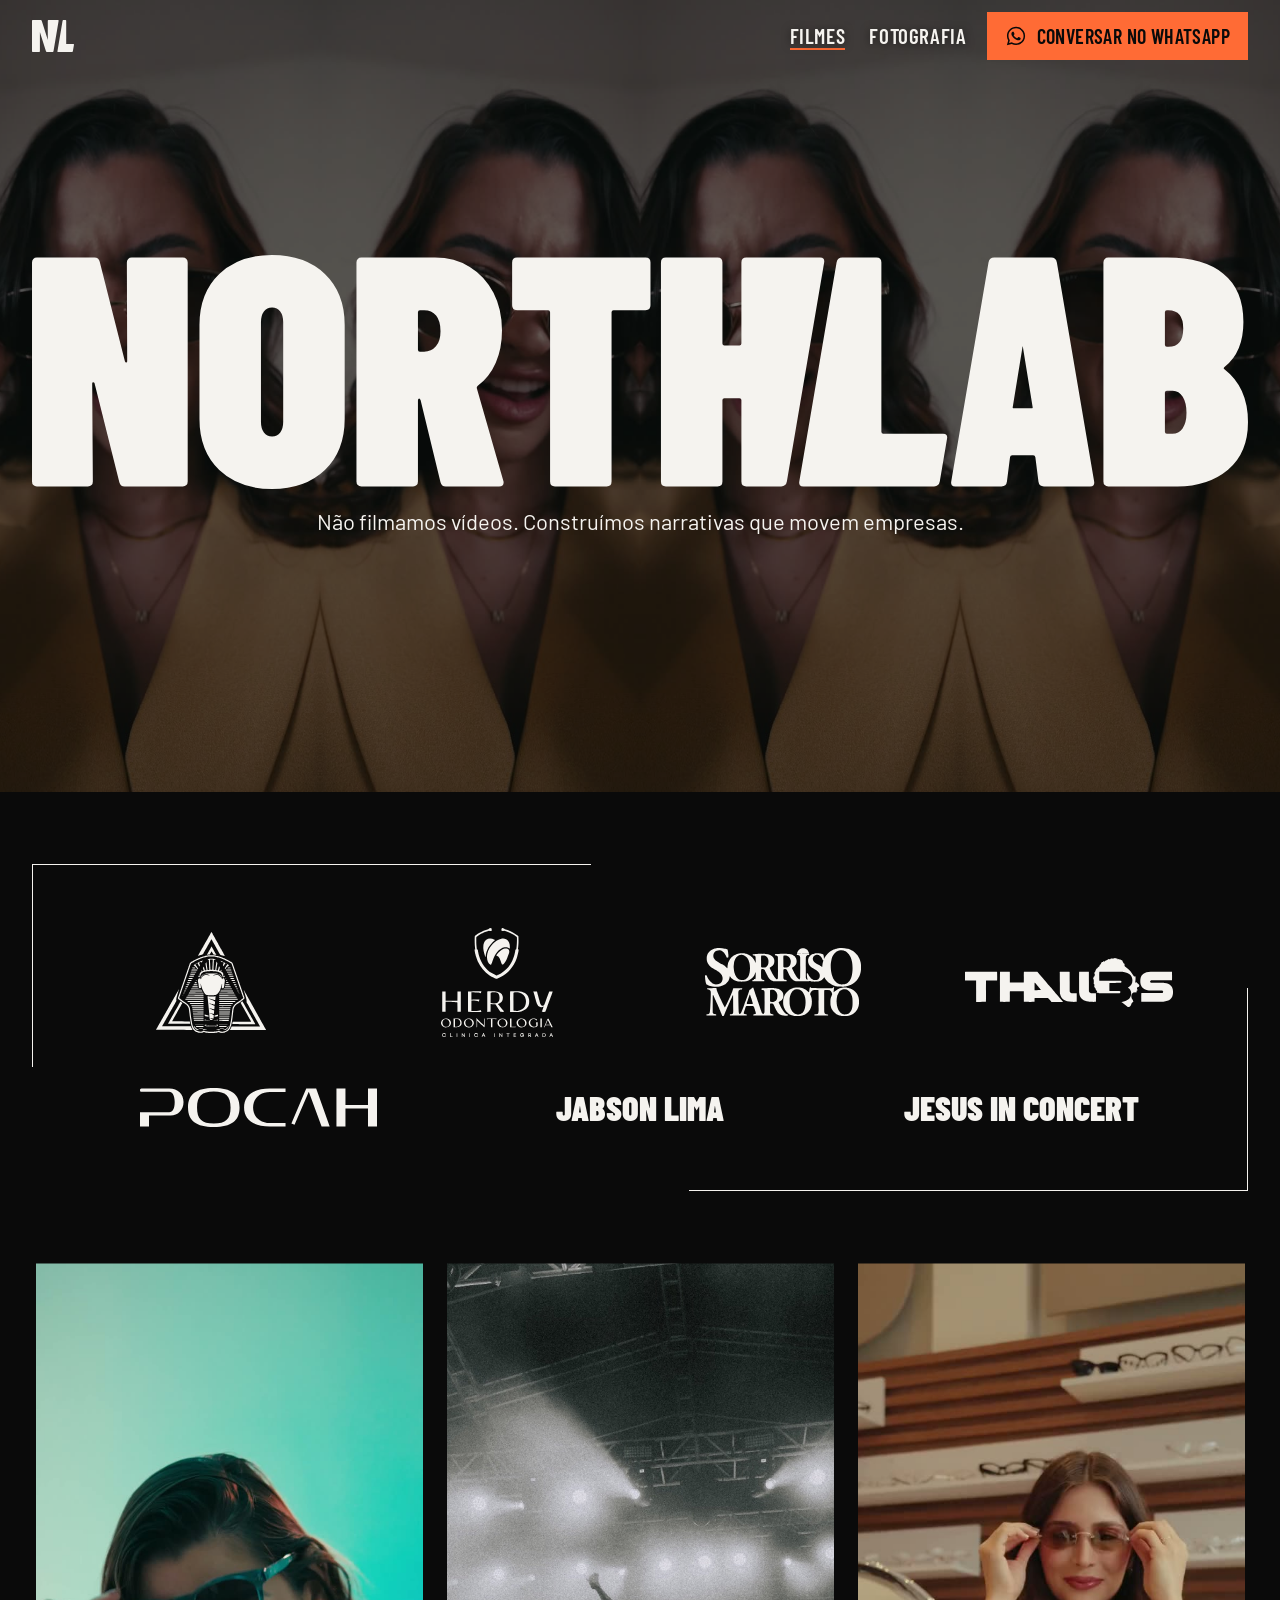
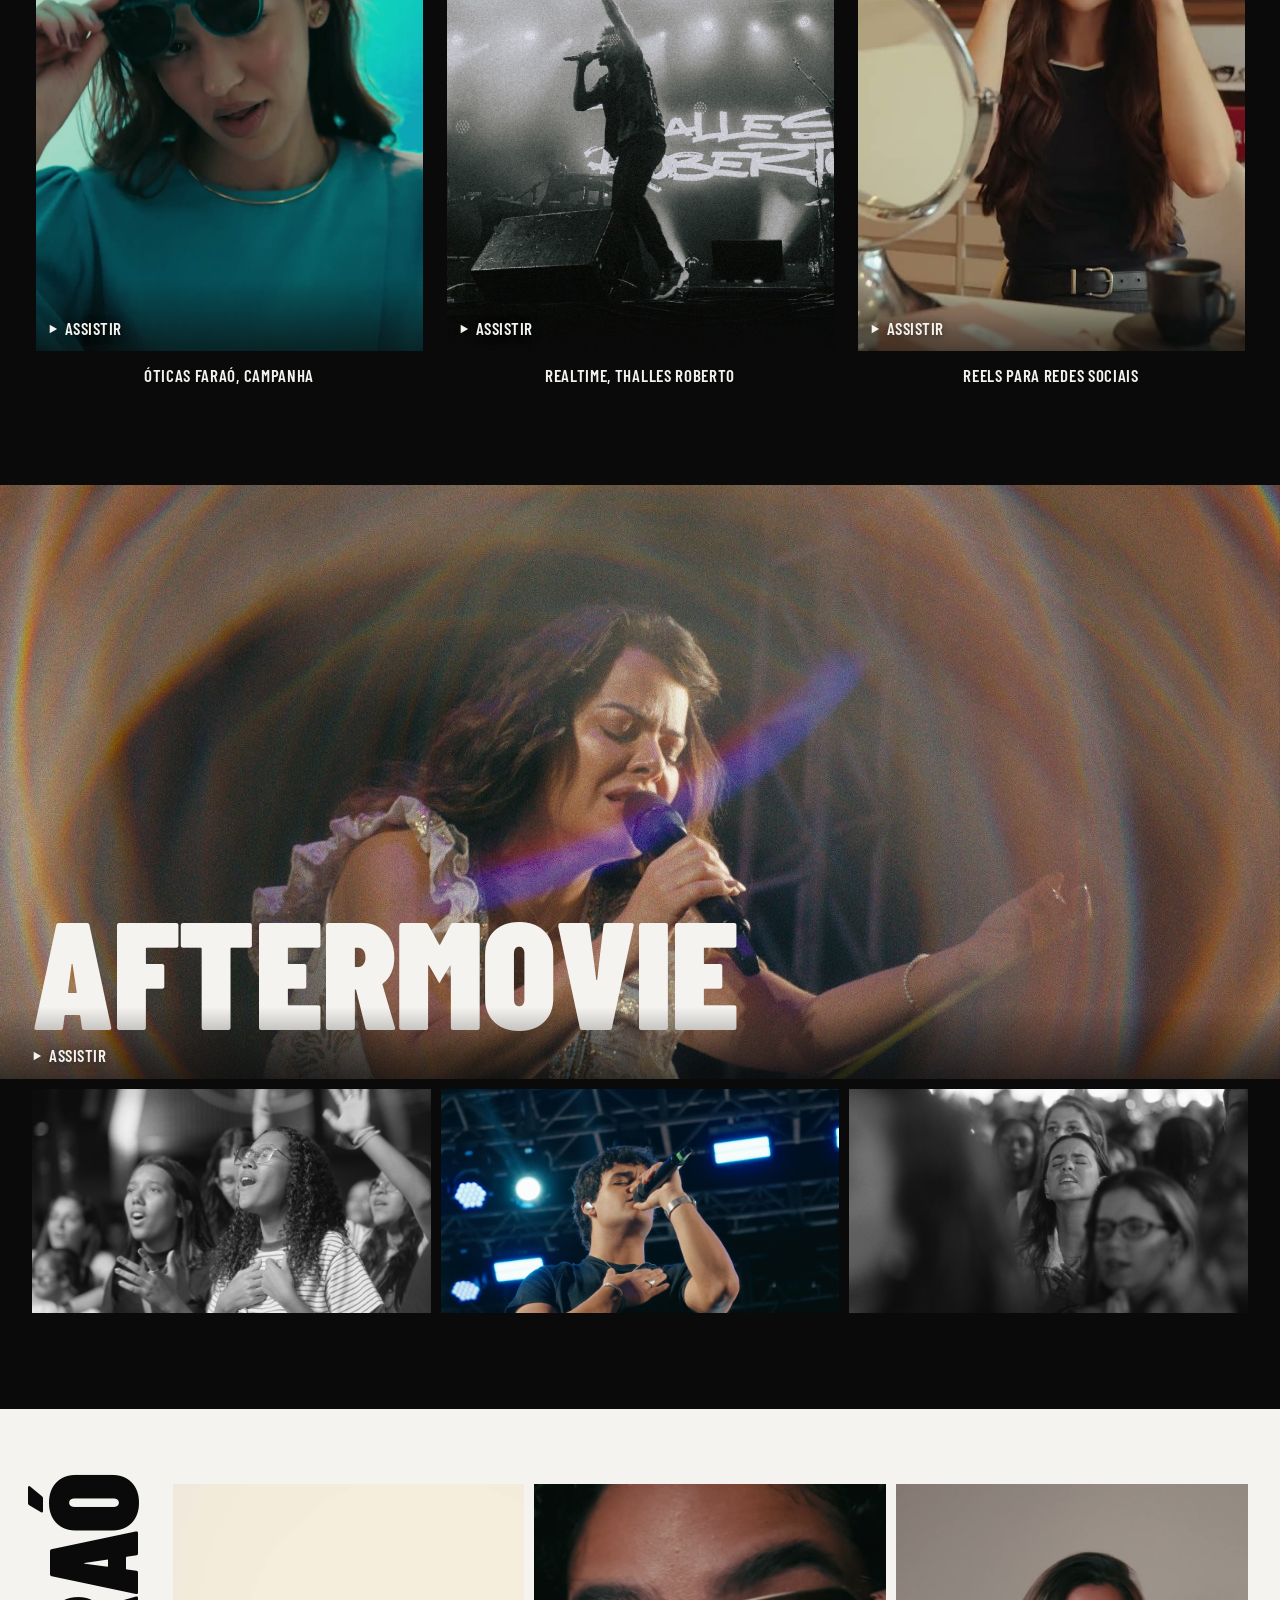
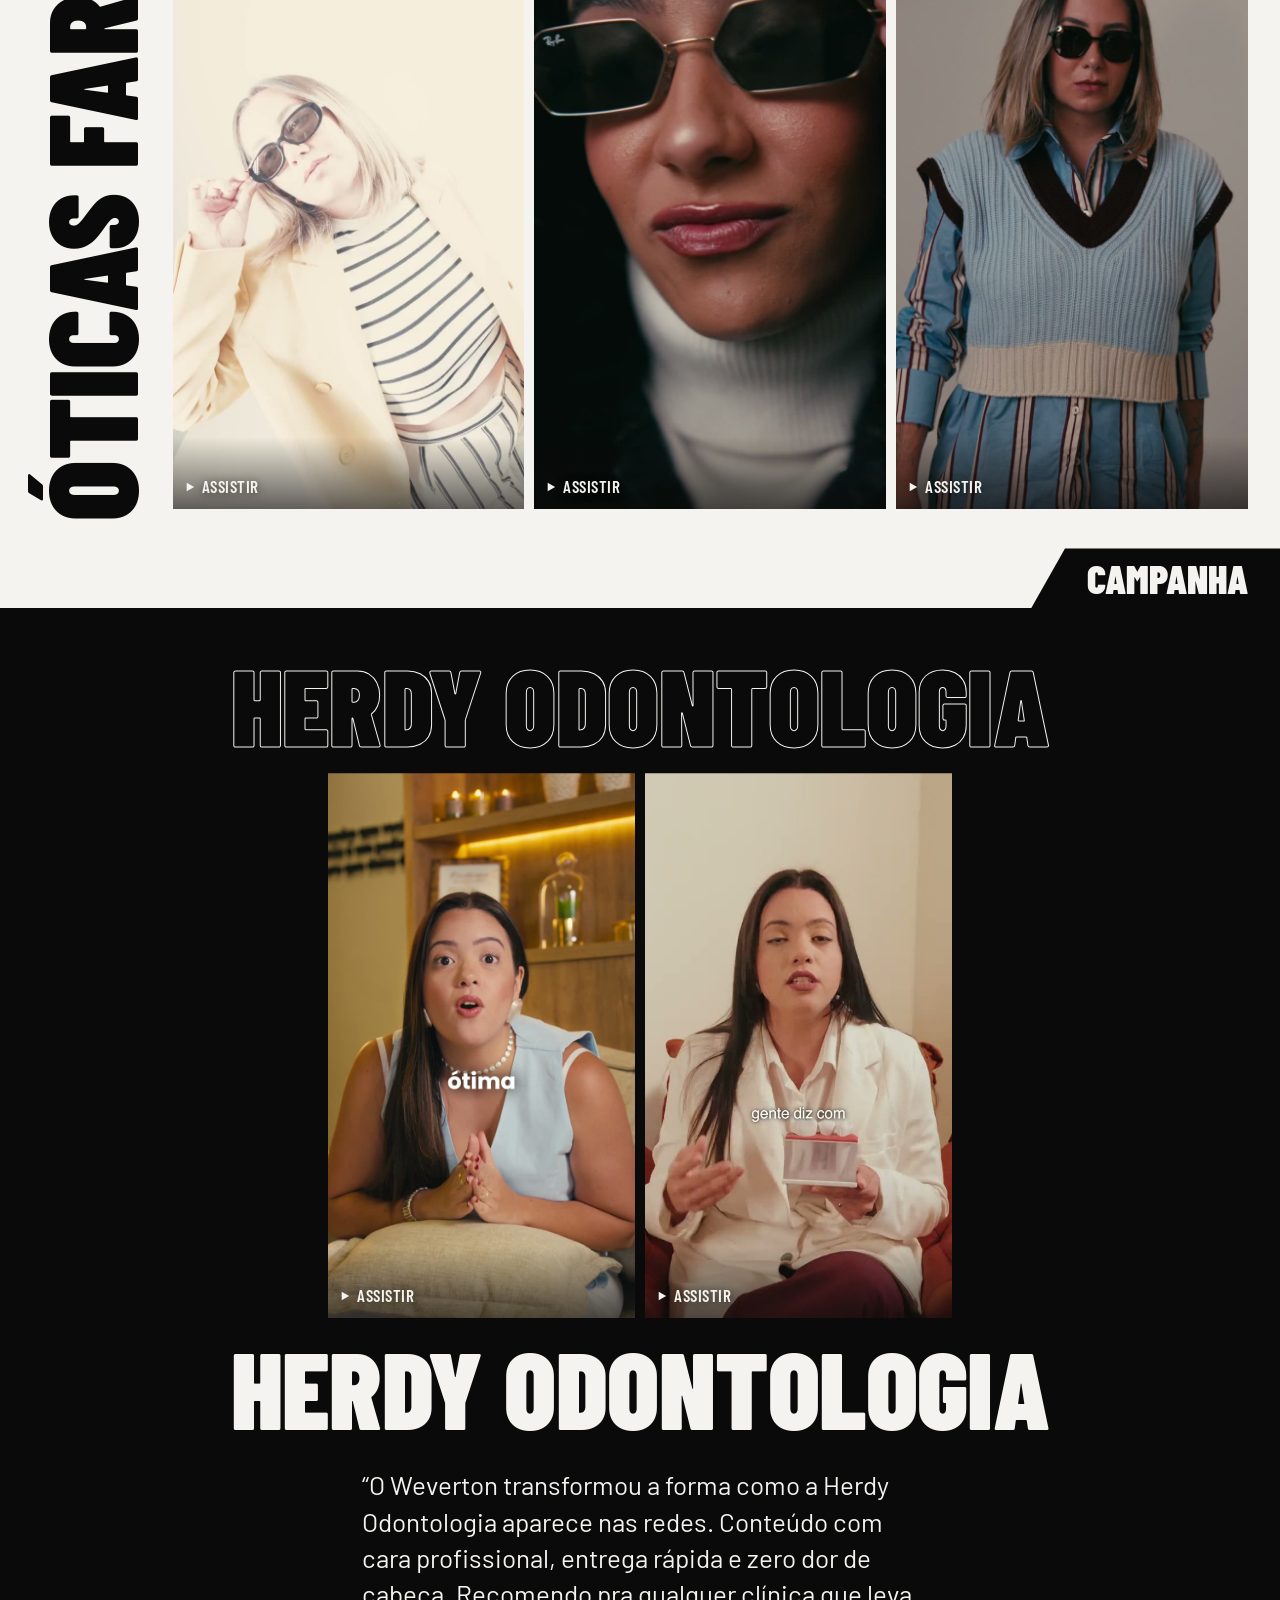
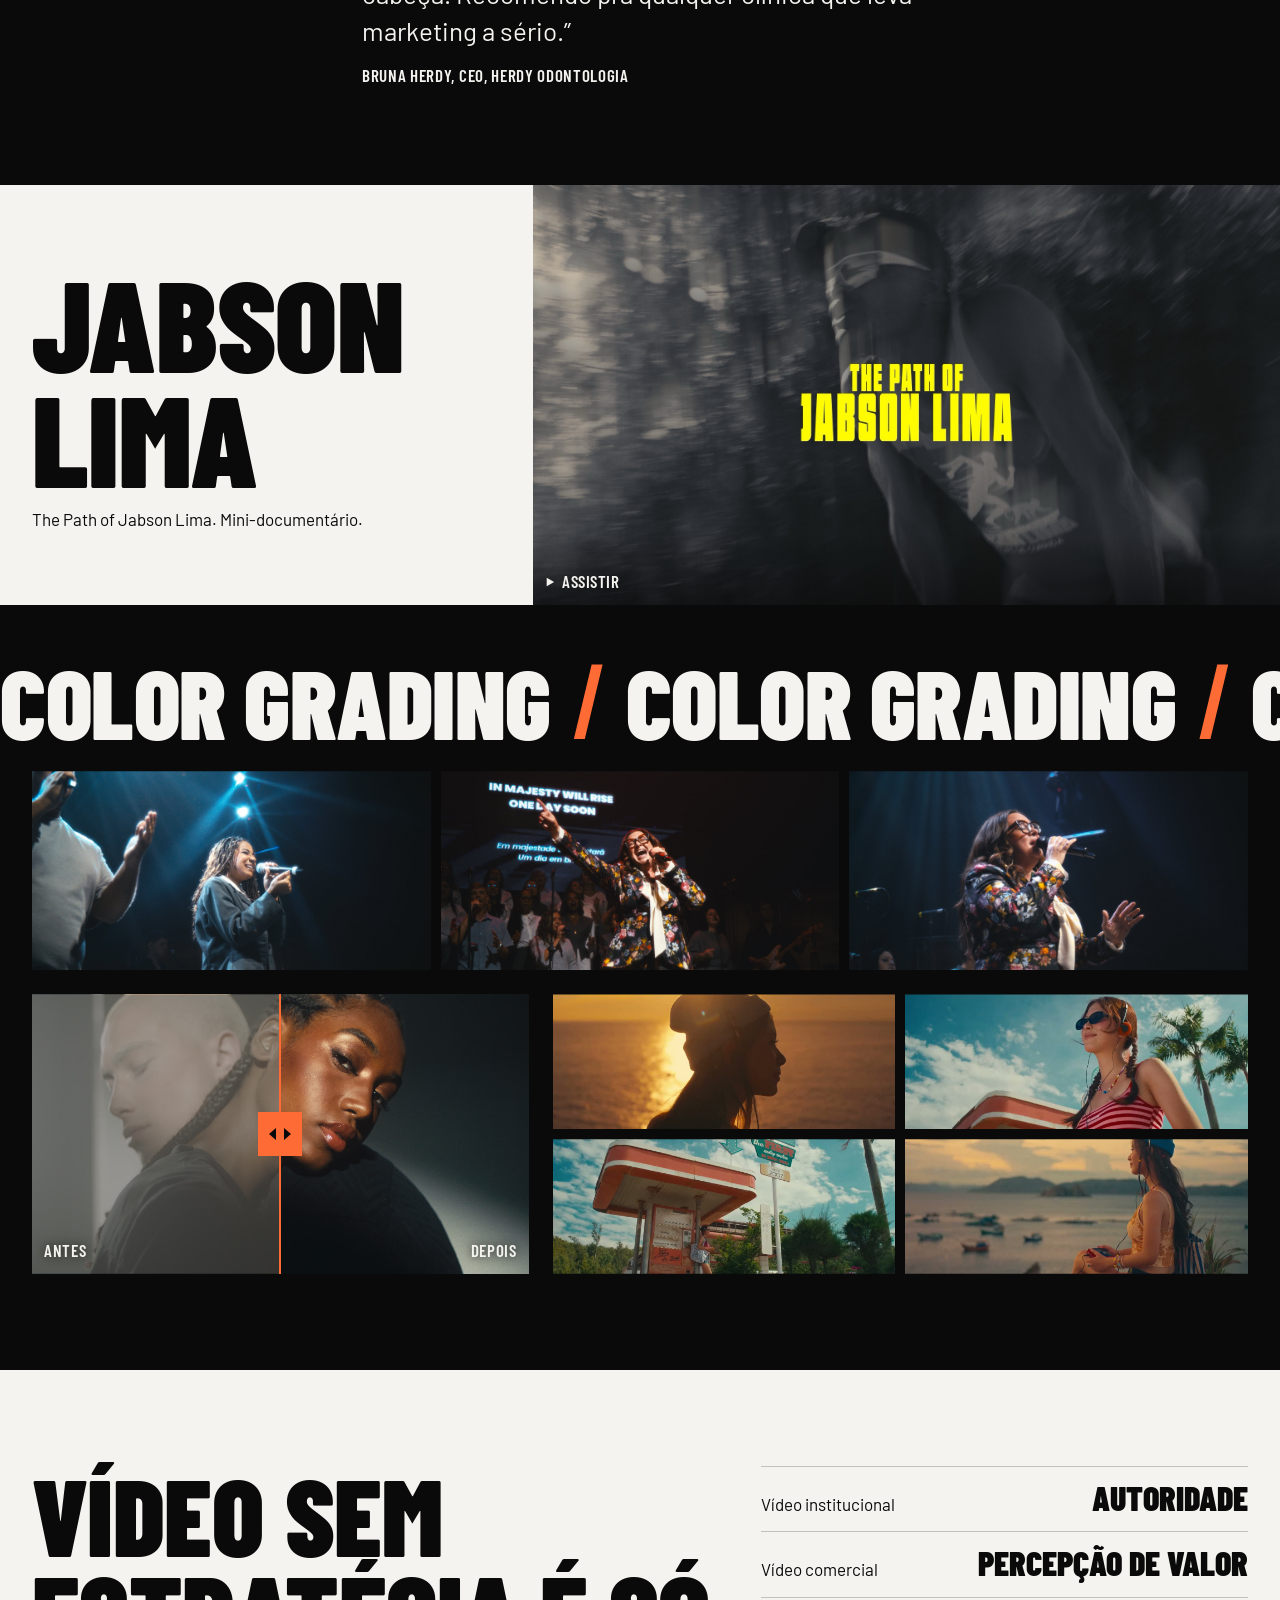
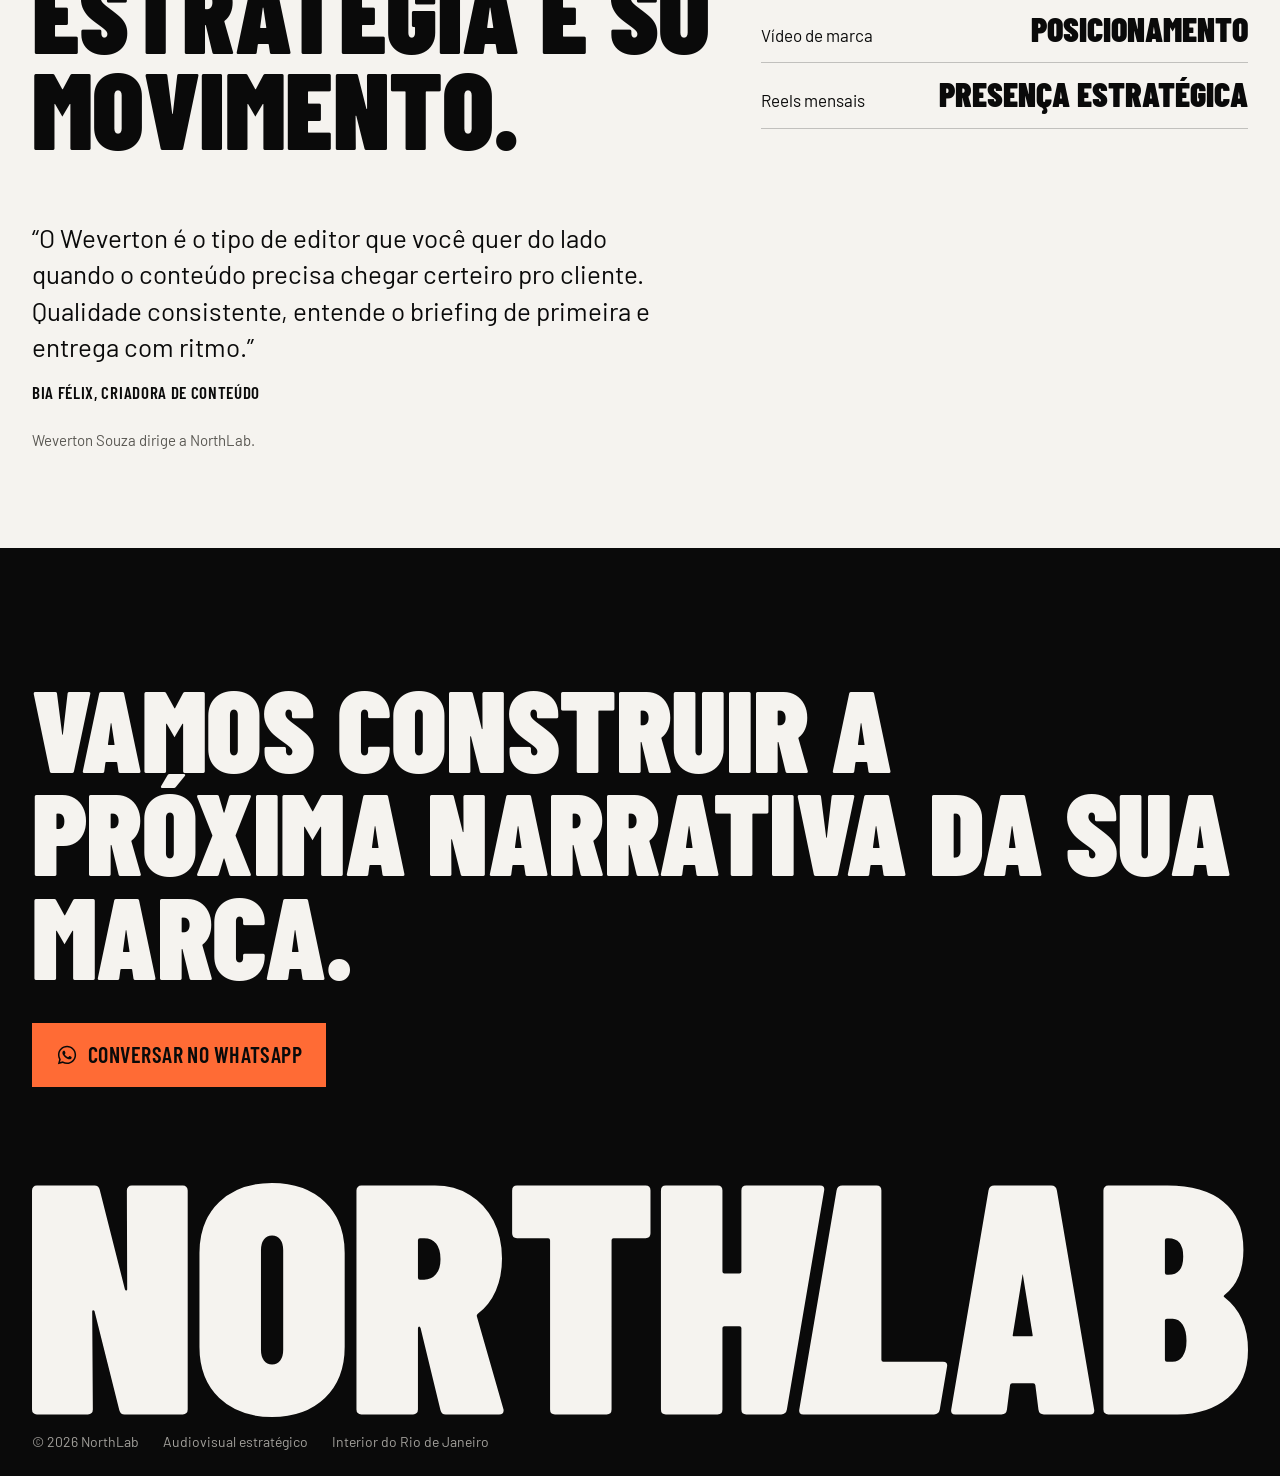
<file: index.html>
<!doctype html>
<html lang="pt-BR">
<head>
  <meta charset="utf-8">
  <meta name="viewport" content="width=device-width, initial-scale=1, viewport-fit=cover">
  <title>NorthLab | Produtora de audiovisual estratégico</title>
  <meta name="description" content="A NorthLab constrói narrativas audiovisuais que fortalecem a percepção, a autoridade e o posicionamento de marcas e empresas. Interior do Rio de Janeiro.">
  <meta name="theme-color" content="#0A0A0A">
  <meta property="og:type" content="website">
  <meta property="og:locale" content="pt_BR">
  <meta property="og:site_name" content="NorthLab">
  <meta property="og:title" content="NorthLab | A percepção define o valor">
  <meta property="og:description" content="Não filmamos vídeos. Construímos narrativas que movem empresas.">
  <meta property="og:image" content="https://wevertonn473.github.io/northlab/assets/og.jpg">
  <meta property="og:url" content="https://wevertonn473.github.io/northlab/">
  <meta name="twitter:card" content="summary_large_image">
  <link rel="icon" href="assets/logo/nl-simbolo-laranja.svg" type="image/svg+xml">
  <link rel="icon" href="assets/favicon-32.png" type="image/png" sizes="32x32">
  <link rel="apple-touch-icon" href="assets/apple-touch-icon.png">
  <link rel="preconnect" href="https://fonts.googleapis.com">
  <link rel="preconnect" href="https://fonts.gstatic.com" crossorigin>
  <link rel="stylesheet" href="https://fonts.googleapis.com/css2?family=Barlow+Condensed:wght@600;900&family=Barlow:wght@400;500&display=swap">
  <link rel="stylesheet" href="css/v2.css?v=20261112f">
  <script>document.documentElement.classList.add('js');</script>
  <script src="js/v2.js?v=20261112f" defer></script>
</head>
<body>
  <svg width="0" height="0" class="defs" aria-hidden="true" focusable="false">
    <symbol id="i-wa" viewBox="0 0 24 24"><path fill="currentColor" d="M12.04 2C6.58 2 2.13 6.45 2.13 11.91c0 1.75.46 3.45 1.32 4.95L2.05 22l5.25-1.38a9.9 9.9 0 0 0 4.74 1.21c5.46 0 9.91-4.45 9.91-9.91S17.5 2 12.04 2Zm0 18.15a8.2 8.2 0 0 1-4.19-1.15l-.3-.18-3.12.82.83-3.04-.2-.31a8.2 8.2 0 0 1-1.26-4.38c0-4.54 3.7-8.24 8.25-8.24 4.54 0 8.24 3.7 8.24 8.24s-3.7 8.24-8.25 8.24Zm4.52-6.16c-.25-.13-1.47-.73-1.7-.81-.23-.08-.39-.13-.56.12-.17.25-.64.81-.78.97-.14.17-.29.19-.54.06-.25-.12-1.05-.39-2-1.23-.74-.66-1.24-1.47-1.38-1.72-.15-.25-.02-.38.11-.51.11-.11.25-.29.37-.43.13-.15.17-.25.25-.42.08-.17.04-.31-.02-.43-.06-.13-.56-1.34-.76-1.84-.2-.48-.41-.42-.56-.42h-.48c-.17 0-.43.06-.66.31-.23.25-.87.85-.87 2.07s.89 2.4 1.01 2.57c.13.17 1.75 2.67 4.24 3.74.59.26 1.05.41 1.41.52.59.19 1.13.16 1.56.1.48-.07 1.47-.6 1.67-1.18.21-.58.21-1.07.15-1.18-.06-.1-.23-.16-.48-.29Z"/></symbol>
    <symbol id="i-play" viewBox="0 0 12 12"><path fill="currentColor" d="M2 1l9 5-9 5z"/></symbol>
    <symbol id="i-x" viewBox="0 0 24 24"><path fill="none" stroke="currentColor" stroke-width="2" d="M5 5l14 14M19 5L5 19"/></symbol>
  </svg>
  <a class="pular" href="#trabalhos">Pular para os trabalhos</a>

  <header class="topo" id="topo">
    <a class="topo-marca" href="#abertura" aria-label="NorthLab, voltar ao início"><img src="assets/logo/nl-simbolo-offwhite.svg" alt="" width="45" height="34"></a>
    <nav class="abas" aria-label="Seções do site"><a href="index.html" aria-current="page">Filmes</a><a href="fotografia.html">Fotografia</a></nav>
    <a class="whats" data-wa href="https://wa.me/5522999724863?text=Ol%C3%A1%2C%20NorthLab.%20Vi%20o%20site%20e%20quero%20conversar%20sobre%20a%20narrativa%20da%20minha%20marca." target="_blank" rel="noopener"><svg aria-hidden="true"><use href="#i-wa"/></svg>Conversar no WhatsApp</a>
  </header>

  <main>
    <section class="abertura" id="abertura">
      <div class="espelho" aria-hidden="true">
        <video data-loop="assets/loop/farao-a.mp4" poster="assets/loop/farao-a.jpg" muted playsinline loop preload="none"></video>
        <video data-loop="assets/loop/farao-a.mp4" poster="assets/loop/farao-a.jpg" muted playsinline loop preload="none"></video>
        <video data-loop="assets/loop/farao-a.mp4" poster="assets/loop/farao-a.jpg" muted playsinline loop preload="none"></video>
        <video data-loop="assets/loop/farao-a.mp4" poster="assets/loop/farao-a.jpg" muted playsinline loop preload="none"></video>
      </div>
      <div class="abertura-meio">
        <h1><img src="assets/logo/northlab-wordmark-offwhite.svg" alt="NorthLab" width="1240" height="239"></h1>
        <p>Não filmamos vídeos. Construímos narrativas que movem empresas.</p>
      </div>
    </section>

    <section class="nomes" id="trabalhos" aria-labelledby="t-nomes">
      <h2 class="oculto" id="t-nomes">Trabalhos</h2>
      <ul class="moldura">
        <li class="logo-farao"><img src="assets/clientes/farao-claro.svg" alt="Óticas Faraó" width="610" height="560"></li><li class="logo-herdy"><img src="assets/clientes/herdy-claro.svg" alt="Herdy Odontologia" width="1240" height="1210"></li><li class="logo-sorriso"><img src="assets/clientes/sorriso-claro.svg" alt="Sorriso Maroto" width="960" height="422"></li><li class="logo-thalles"><img src="assets/clientes/thalles-claro.svg" alt="Thalles Roberto" width="1068" height="254"></li><li class="logo-pocah"><img src="assets/clientes/pocah-claro.svg" alt="Pocah" width="2630" height="432"></li><li class="nome">Jabson Lima</li><li class="nome">Jesus in Concert</li>
      </ul>
    </section>

    <section class="preto trio" aria-label="Destaques">
      <figure><a class="quadro corte" style="--i:0" href="assets/video/farao.mp4" data-video="arquivo:assets/video/farao.mp4" data-poster="assets/trabalhos/farao.jpg" data-titulo="Óticas Faraó" data-retrato aria-label="Assistir: Óticas Faraó"><video data-loop="assets/loop/farao-c.mp4" poster="assets/loop/farao-c.jpg" muted playsinline loop preload="none" aria-hidden="true"></video><span class="assistir"><svg aria-hidden="true"><use href="#i-play"/></svg>Assistir</span></a><figcaption>Óticas Faraó, campanha</figcaption></figure>
      <figure><a class="quadro corte" style="--i:1" href="https://vimeo.com/1194197573" data-video="vimeo:1194197573" data-titulo="Realtime, Thalles Roberto" data-retrato aria-label="Assistir: Realtime, Thalles Roberto"><img src="assets/trabalhos/thalles.jpg" alt="Thalles Roberto no palco, de braço erguido, em preto e branco." width="960" height="1280" loading="lazy"><span class="assistir"><svg aria-hidden="true"><use href="#i-play"/></svg>Assistir</span></a><figcaption>Realtime, Thalles Roberto</figcaption></figure>
      <figure><a class="quadro corte" style="--i:2" href="https://www.youtube.com/watch?v=qjnxTR6Lo8g" data-video="youtube:qjnxTR6Lo8g" data-titulo="Reels para redes sociais" data-retrato aria-label="Assistir: Reels para redes sociais"><video data-loop="assets/loop/reels-bia.mp4" poster="assets/loop/reels-bia.jpg" muted playsinline loop preload="none" aria-hidden="true"></video><span class="assistir"><svg aria-hidden="true"><use href="#i-play"/></svg>Assistir</span></a><figcaption>Reels para redes sociais</figcaption></figure>
    </section>

    <section class="preto palco-show" aria-labelledby="t-show">
      <a class="cena" href="https://vimeo.com/1193356915" data-video="vimeo:1193356915" data-titulo="Aftermovie, show ao vivo">
        <img src="assets/trabalhos/aftermovie.jpg" alt="Cantora no palco, com a luz formando círculos ao redor dela." width="1280" height="720" loading="lazy">
        <h2 id="t-show">Aftermovie</h2><span class="assistir"><svg aria-hidden="true"><use href="#i-play"/></svg>Assistir</span>
      </a>
      <div class="quadros-3">
        <img class="corte" style="--i:0" src="assets/trabalhos/show-5.jpg" alt="Público de olhos fechados, cantando, em preto e branco." width="1024" height="576" loading="lazy">
        <img class="corte" style="--i:1" src="assets/trabalhos/show-6.jpg" alt="Cantor com o microfone sob as luzes azuis do palco." width="1024" height="576" loading="lazy">
        <img class="corte" style="--i:2" src="assets/trabalhos/show-2.jpg" alt="Mulher canta no meio do público, em preto e branco." width="1024" height="576" loading="lazy">
      </div>
    </section>

    <section class="claro farao" aria-labelledby="t-farao">
      <h2 class="vertical" id="t-farao">Óticas Faraó</h2>
      <div class="quadros-farao">
        <a class="quadro corte" style="--i:0" href="assets/video/farao.mp4" data-video="arquivo:assets/video/farao.mp4" data-poster="assets/trabalhos/farao.jpg" data-titulo="Óticas Faraó" data-retrato aria-label="Assistir: Óticas Faraó"><video data-loop="assets/loop/farao-b.mp4" poster="assets/loop/farao-b.jpg" muted playsinline loop preload="none" aria-hidden="true"></video><span class="assistir"><svg aria-hidden="true"><use href="#i-play"/></svg>Assistir</span></a>
        <a class="quadro corte" style="--i:1" href="assets/video/farao.mp4" data-video="arquivo:assets/video/farao.mp4" data-poster="assets/trabalhos/farao.jpg" data-titulo="Óticas Faraó" data-retrato aria-label="Assistir: Óticas Faraó"><video data-loop="assets/loop/farao-d.mp4" poster="assets/loop/farao-d.jpg" muted playsinline loop preload="none" aria-hidden="true"></video><span class="assistir"><svg aria-hidden="true"><use href="#i-play"/></svg>Assistir</span></a>
        <a class="quadro corte" style="--i:2" href="assets/video/farao.mp4" data-video="arquivo:assets/video/farao.mp4" data-poster="assets/trabalhos/farao.jpg" data-titulo="Óticas Faraó" data-retrato aria-label="Assistir: Óticas Faraó"><video data-loop="assets/loop/farao-f.mp4" poster="assets/loop/farao-f.jpg" muted playsinline loop preload="none" aria-hidden="true"></video><span class="assistir"><svg aria-hidden="true"><use href="#i-play"/></svg>Assistir</span></a>
      </div>
      <p class="aba">Campanha</p>
    </section>

    <section class="preto herdy" aria-labelledby="t-herdy">
      <p class="contorno" aria-hidden="true">Herdy Odontologia</p>
      <div class="trio-herdy">
        <a class="quadro corte" style="--i:0" href="assets/video/bruna-herdy.mp4" data-video="arquivo:assets/video/bruna-herdy.mp4" data-poster="assets/trabalhos/bruna-herdy.jpg" data-titulo="Bruna Herdy" data-retrato aria-label="Assistir: Bruna Herdy"><video data-loop="assets/loop/herdy-a.mp4" poster="assets/loop/herdy-a.jpg" muted playsinline loop preload="none" aria-hidden="true"></video><span class="assistir"><svg aria-hidden="true"><use href="#i-play"/></svg>Assistir</span></a>
        <a class="quadro corte" style="--i:1" href="assets/video/herdy-setembro.mp4" data-video="arquivo:assets/video/herdy-setembro.mp4" data-poster="assets/trabalhos/herdy-setembro.jpg" data-titulo="Herdy Odontologia, campanha de setembro" data-retrato aria-label="Assistir: Herdy Odontologia, campanha de setembro"><video data-loop="assets/loop/herdy-setembro.mp4" poster="assets/loop/herdy-setembro.jpg" muted playsinline loop preload="none" aria-hidden="true"></video><span class="assistir"><svg aria-hidden="true"><use href="#i-play"/></svg>Assistir</span></a>
      </div>
      <h2 class="cheio" id="t-herdy">Herdy Odontologia</h2>
      <figure class="fala">
        <blockquote>“O Weverton transformou a forma como a Herdy Odontologia aparece nas redes. Conteúdo com cara profissional, entrega rápida e zero dor de cabeça. Recomendo pra qualquer clínica que leva marketing a sério.”</blockquote>
        <figcaption>Bruna Herdy, CEO, Herdy Odontologia</figcaption>
      </figure>
    </section>

    <section class="claro jabson" aria-labelledby="t-jabson">
      <div class="jabson-texto">
        <h2 id="t-jabson">Jabson Lima</h2>
        <p>The Path of Jabson Lima. Mini-documentário.</p>
      </div>
      <a class="jabson-filme" href="https://vimeo.com/1192745460" data-video="vimeo:1192745460" data-titulo="The Path of Jabson Lima">
        <img src="assets/trabalhos/jabson.jpg" alt="Abertura do filme The Path of Jabson Lima, com o título em amarelo." width="1920" height="1080" loading="lazy"><span class="assistir"><svg aria-hidden="true"><use href="#i-play"/></svg>Assistir</span>
      </a>
    </section>

    <section class="preto jesus" aria-labelledby="t-jesus">
      <h2 class="oculto" id="t-jesus">Jesus in Concert, color grading</h2>
      <div class="faixa" aria-hidden="true"><div class="faixa-trilho"><div><span>Color grading</span><i></i><span>Color grading</span><i></i><span>Color grading</span><i></i><span>Color grading</span><i></i><span>Color grading</span><i></i><span>Color grading</span><i></i><span>Color grading</span><i></i><span>Color grading</span><i></i></div><div><span>Color grading</span><i></i><span>Color grading</span><i></i><span>Color grading</span><i></i><span>Color grading</span><i></i><span>Color grading</span><i></i><span>Color grading</span><i></i><span>Color grading</span><i></i><span>Color grading</span><i></i></div></div></div>
      <div class="quadros-jesus">
        <a class="ampliar corte" style="--i:0" href="assets/trabalhos/jesus-in-concert-3.jpg" data-video="imagem:assets/trabalhos/jesus-in-concert-3.jpg" data-titulo="Jesus in Concert, color grading" aria-label="Ampliar: Cantora de blazer sob luz azul, com o microfone."><img style="object-position:59% 50%" src="assets/trabalhos/jesus-in-concert-3.jpg" alt="Cantora de blazer sob luz azul, com o microfone." width="1920" height="1080" loading="lazy"></a>
        <a class="ampliar corte" style="--i:1" href="assets/trabalhos/jesus-in-concert-5.jpg" data-video="imagem:assets/trabalhos/jesus-in-concert-5.jpg" data-titulo="Jesus in Concert, color grading" aria-label="Ampliar: Cantora aponta para o alto diante do telão."><img style="object-position:45% 50%" src="assets/trabalhos/jesus-in-concert-5.jpg" alt="Cantora aponta para o alto diante do telão." width="1920" height="1080" loading="lazy"></a>
        <a class="ampliar corte" style="--i:2" href="assets/trabalhos/jesus-in-concert-6.jpg" data-video="imagem:assets/trabalhos/jesus-in-concert-6.jpg" data-titulo="Jesus in Concert, color grading" aria-label="Ampliar: Cantora de óculos e casaco florido canta no palco escuro."><img style="object-position:50% 50%" src="assets/trabalhos/jesus-in-concert-6.jpg" alt="Cantora de óculos e casaco florido canta no palco escuro." width="1920" height="1080" loading="lazy"></a>
      </div>
      <div class="cor-extra">
        <figure>
          <div class="compara">
            <img src="assets/trabalhos/cor-depois.jpg" alt="Depois do color: casal em close, pele quente e fundo escuro com contraste." width="1888" height="1062" loading="lazy">
            <img class="c-antes" src="assets/trabalhos/cor-antes.jpg" alt="Antes do color: a mesma imagem crua, lavada e sem contraste." width="1888" height="1062" loading="lazy">
            <span class="c-linha"></span>
            <span class="c-alca"><svg viewBox="0 0 22 12" aria-hidden="true"><path d="M0 6l7-6v12zM22 6l-7-6v12z"/></svg></span>
            <span class="c-rotulo esq">Antes</span><span class="c-rotulo dir">Depois</span>
            <input type="range" min="0" max="100" value="50" aria-label="Comparar antes e depois do color">
          </div>
        </figure>
        <figure class="cor-verao" aria-label="Luz de verão, color grading">
          <div class="cor-frames">
            <a class="ampliar corte" style="--i:0" href="assets/video/verao-1.mp4" data-video="arquivo:assets/video/verao-1.mp4" data-poster="assets/loop/verao-1.jpg" data-repetir data-titulo="Luz de verão" aria-label="Ampliar: Silhueta da moça de gorro contra o pôr do sol no mar."><video style="object-position:45% 50%" data-loop="assets/loop/verao-1.mp4" poster="assets/loop/verao-1.jpg" muted playsinline loop preload="none" aria-hidden="true" width="1280" height="720"></video></a>
            <a class="ampliar corte" style="--i:1" href="assets/video/verao-2.mp4" data-video="arquivo:assets/video/verao-2.mp4" data-poster="assets/loop/verao-2.jpg" data-repetir data-titulo="Luz de verão" aria-label="Ampliar: Moça de óculos escuros e fones sob céu azul, com palmeiras."><video style="object-position:62% 30%" data-loop="assets/loop/verao-2.mp4" poster="assets/loop/verao-2.jpg" muted playsinline loop preload="none" aria-hidden="true" width="1280" height="720"></video></a>
            <a class="ampliar corte" style="--i:2" href="assets/video/verao-3.mp4" data-video="arquivo:assets/video/verao-3.mp4" data-poster="assets/loop/verao-3.jpg" data-repetir data-titulo="Luz de verão" aria-label="Ampliar: Posto de gasolina antigo sob céu azul."><video style="object-position:40% 50%" data-loop="assets/loop/verao-3.mp4" poster="assets/loop/verao-3.jpg" muted playsinline loop preload="none" aria-hidden="true" width="1280" height="720"></video></a>
            <a class="ampliar corte" style="--i:3" href="assets/video/verao-4.mp4" data-video="arquivo:assets/video/verao-4.mp4" data-poster="assets/loop/verao-4.jpg" data-repetir data-titulo="Luz de verão" aria-label="Ampliar: Moça sentada diante da baía com barcos, no fim de tarde."><video style="object-position:68% 50%" data-loop="assets/loop/verao-4.mp4" poster="assets/loop/verao-4.jpg" muted playsinline loop preload="none" aria-hidden="true" width="1280" height="720"></video></a>
          </div>
        </figure>
      </div>
    </section>

    <section class="claro entregas" id="entregas" aria-labelledby="t-entregas">
      <h2 id="t-entregas">Vídeo sem estratégia é só movimento.</h2>
      <dl>
        <div><dt>Vídeo institucional</dt><dd>Autoridade</dd></div>
        <div><dt>Vídeo comercial</dt><dd>Percepção de valor</dd></div>
        <div><dt>Vídeo de marca</dt><dd>Posicionamento</dd></div>
        <div><dt>Reels mensais</dt><dd>Presença estratégica</dd></div>
      </dl>
      <figure class="fala">
        <blockquote>“O Weverton é o tipo de editor que você quer do lado quando o conteúdo precisa chegar certeiro pro cliente. Qualidade consistente, entende o briefing de primeira e entrega com ritmo.”</blockquote>
        <figcaption>Bia Félix, criadora de conteúdo</figcaption>
      </figure>
      <p class="nota">Weverton Souza dirige a NorthLab.</p>
    </section>

    <section class="preto chamada" id="contato" aria-labelledby="t-chamada">
      <h2 id="t-chamada">Vamos construir a próxima narrativa da sua marca.</h2>
      <a class="botao-final" data-wa href="https://wa.me/5522999724863?text=Ol%C3%A1%2C%20NorthLab.%20Vi%20o%20site%20e%20quero%20conversar%20sobre%20a%20narrativa%20da%20minha%20marca." target="_blank" rel="noopener"><svg aria-hidden="true"><use href="#i-wa"/></svg>Conversar no WhatsApp</a>
    </section>
  </main>

  <footer class="rodape">
    <img src="assets/logo/northlab-wordmark-offwhite.svg" alt="NorthLab" width="1380" height="266" loading="lazy">
    <p><span>© 2026 NorthLab</span><span>Audiovisual estratégico</span><span>Interior do Rio de Janeiro</span></p>
  </footer>

  <dialog class="sala" id="sala" aria-labelledby="sala-titulo">
    <div class="sala-topo">
      <h2 class="sala-titulo" id="sala-titulo"></h2>
      <button class="sala-fechar" type="button" id="sala-fechar">Fechar<svg aria-hidden="true"><use href="#i-x"/></svg></button>
    </div>
    <div class="sala-meio" id="sala-meio"><div class="palco" id="palco"></div></div>
    <div class="sala-base">
      <a class="sala-externo" id="sala-externo" href="#" target="_blank" rel="noopener" hidden></a>
      <a class="botao-final" id="sala-whats" href="https://wa.me/5522999724863" target="_blank" rel="noopener"><svg aria-hidden="true"><use href="#i-wa"/></svg>Conversar no WhatsApp</a>
    </div>
  </dialog>
</body>
</html>
</file>
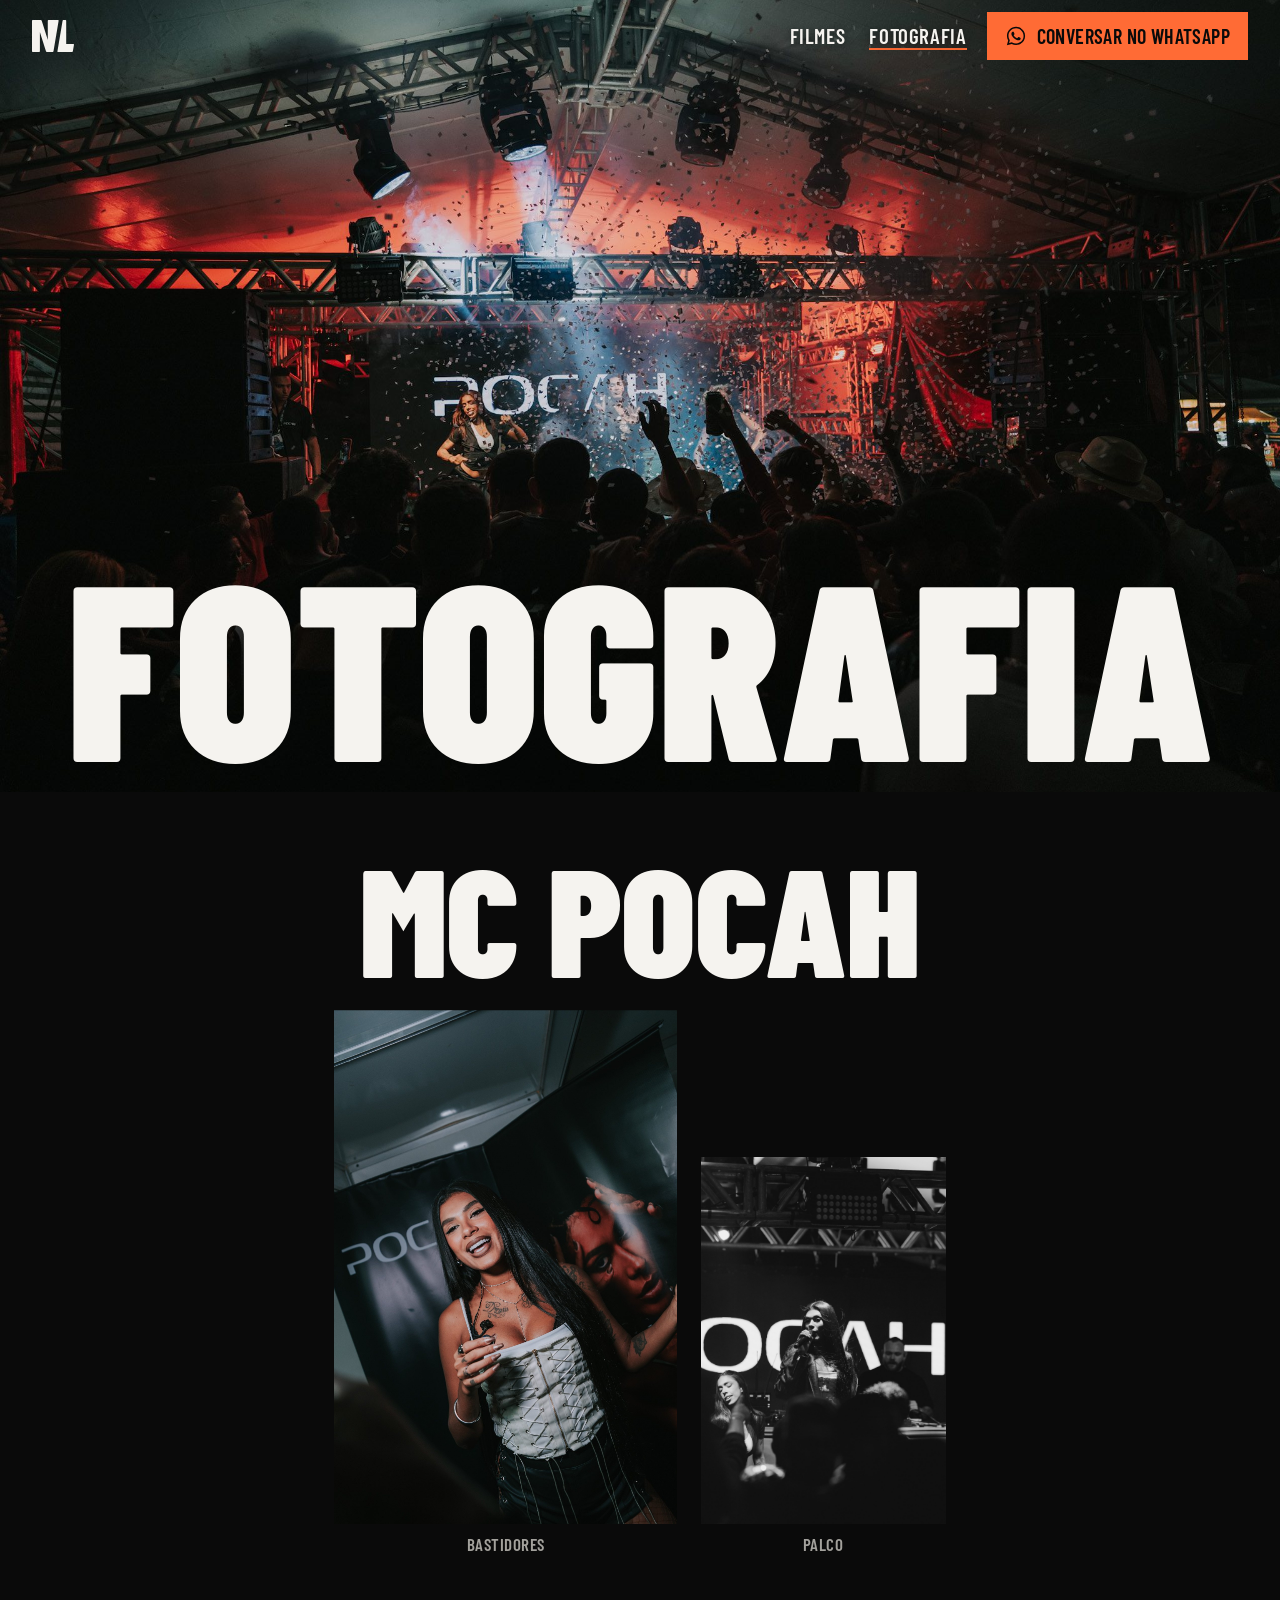
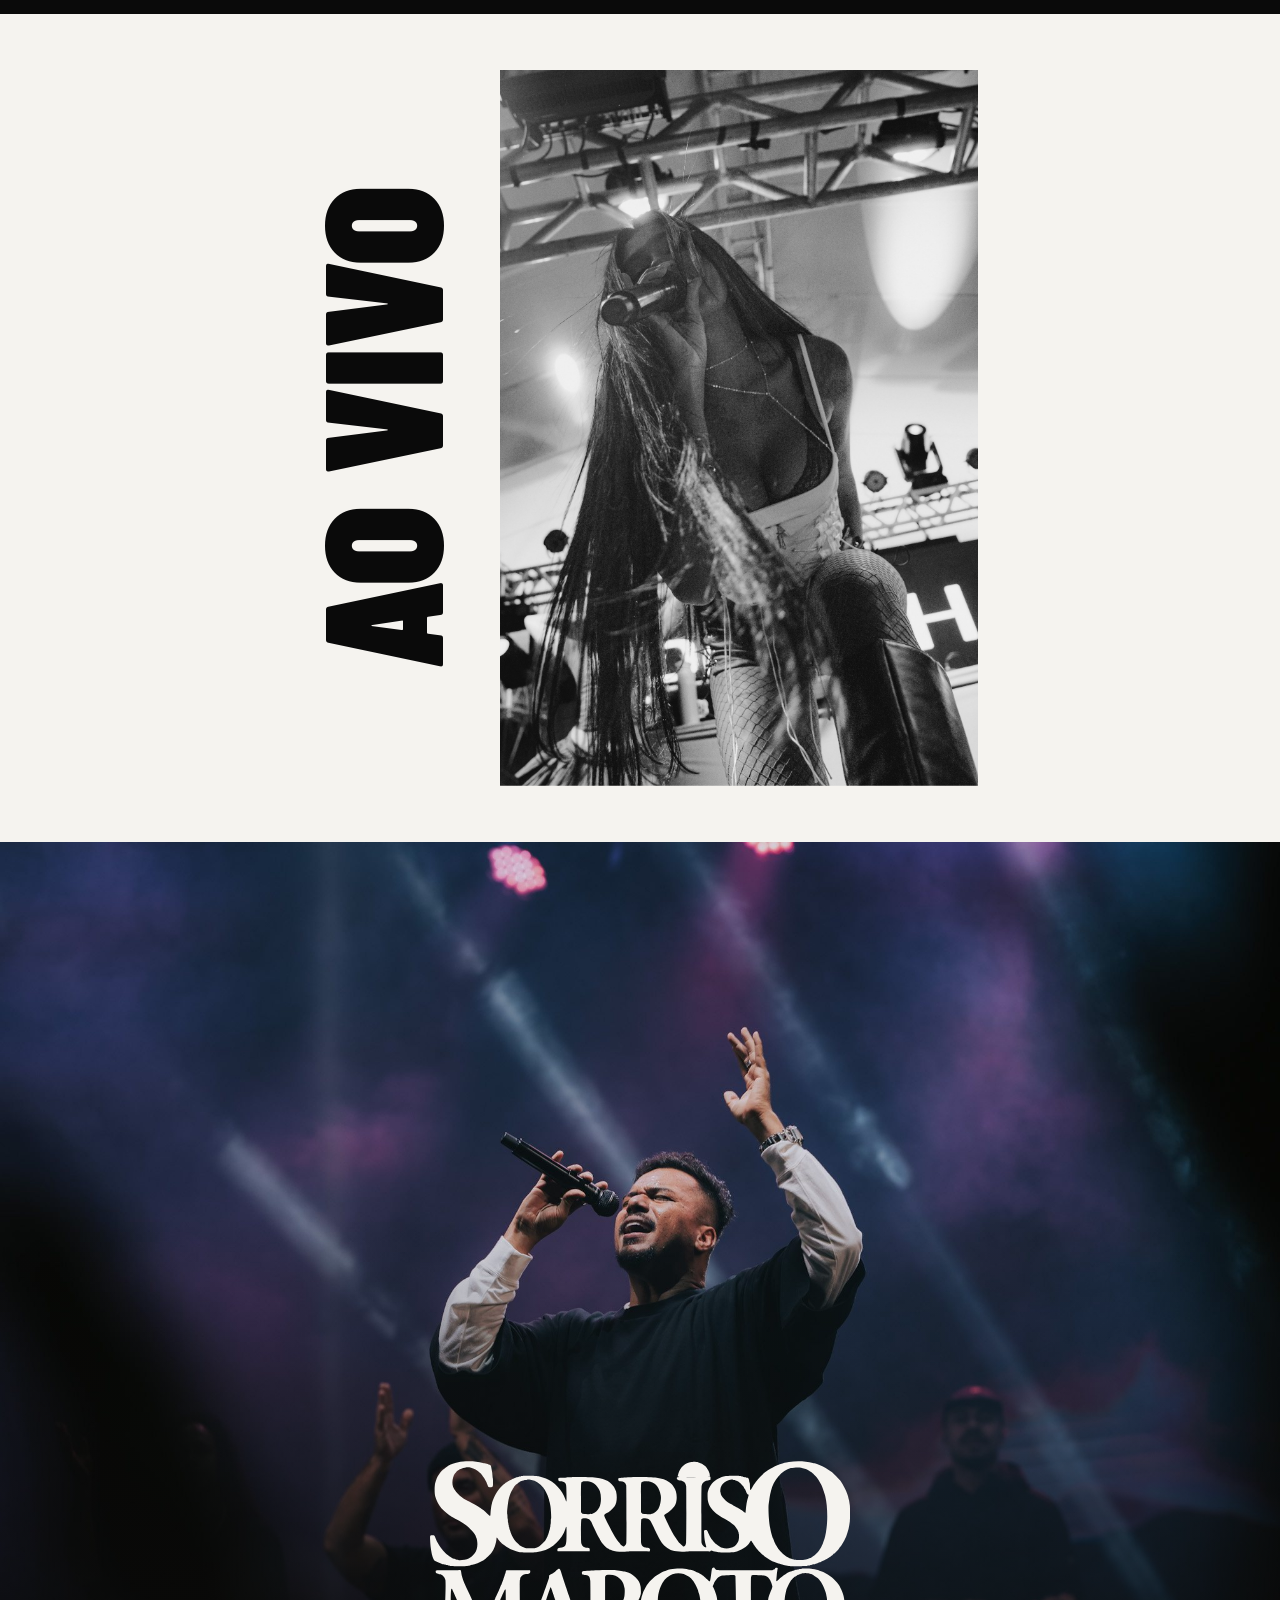
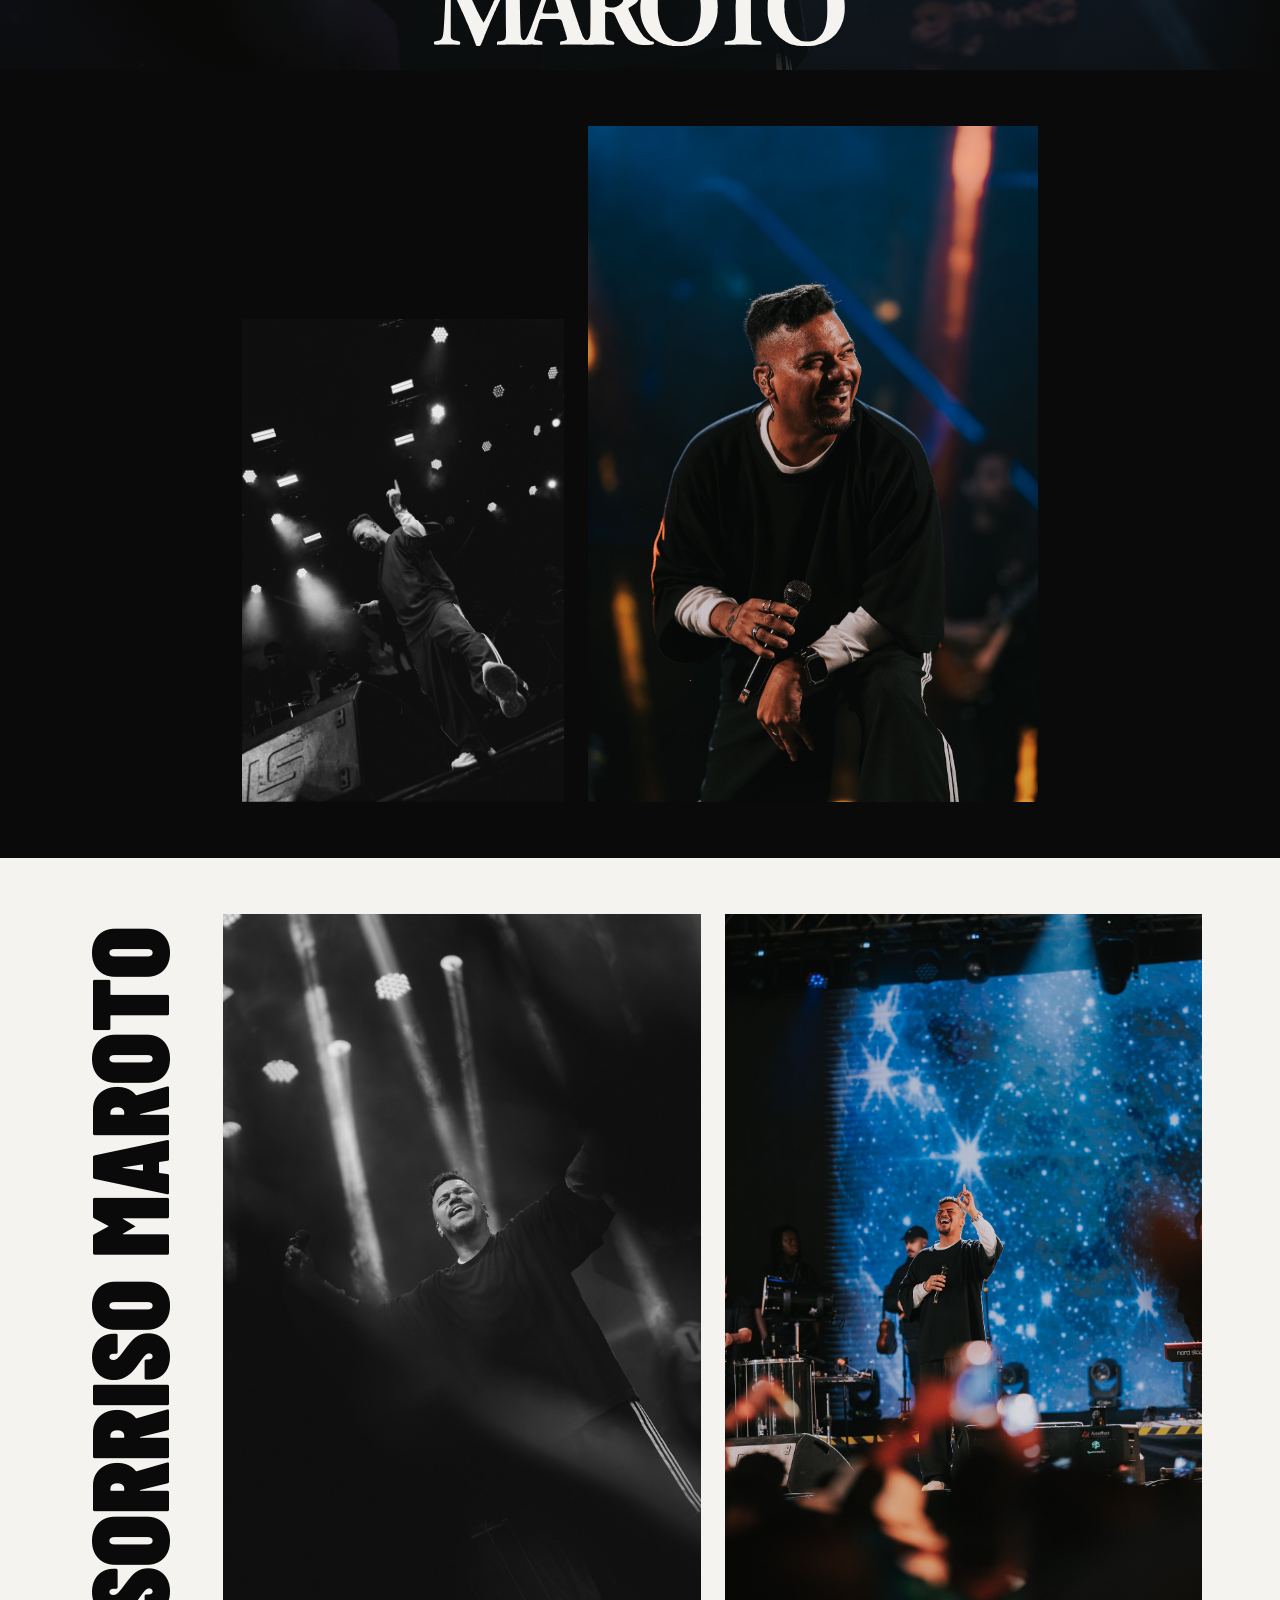
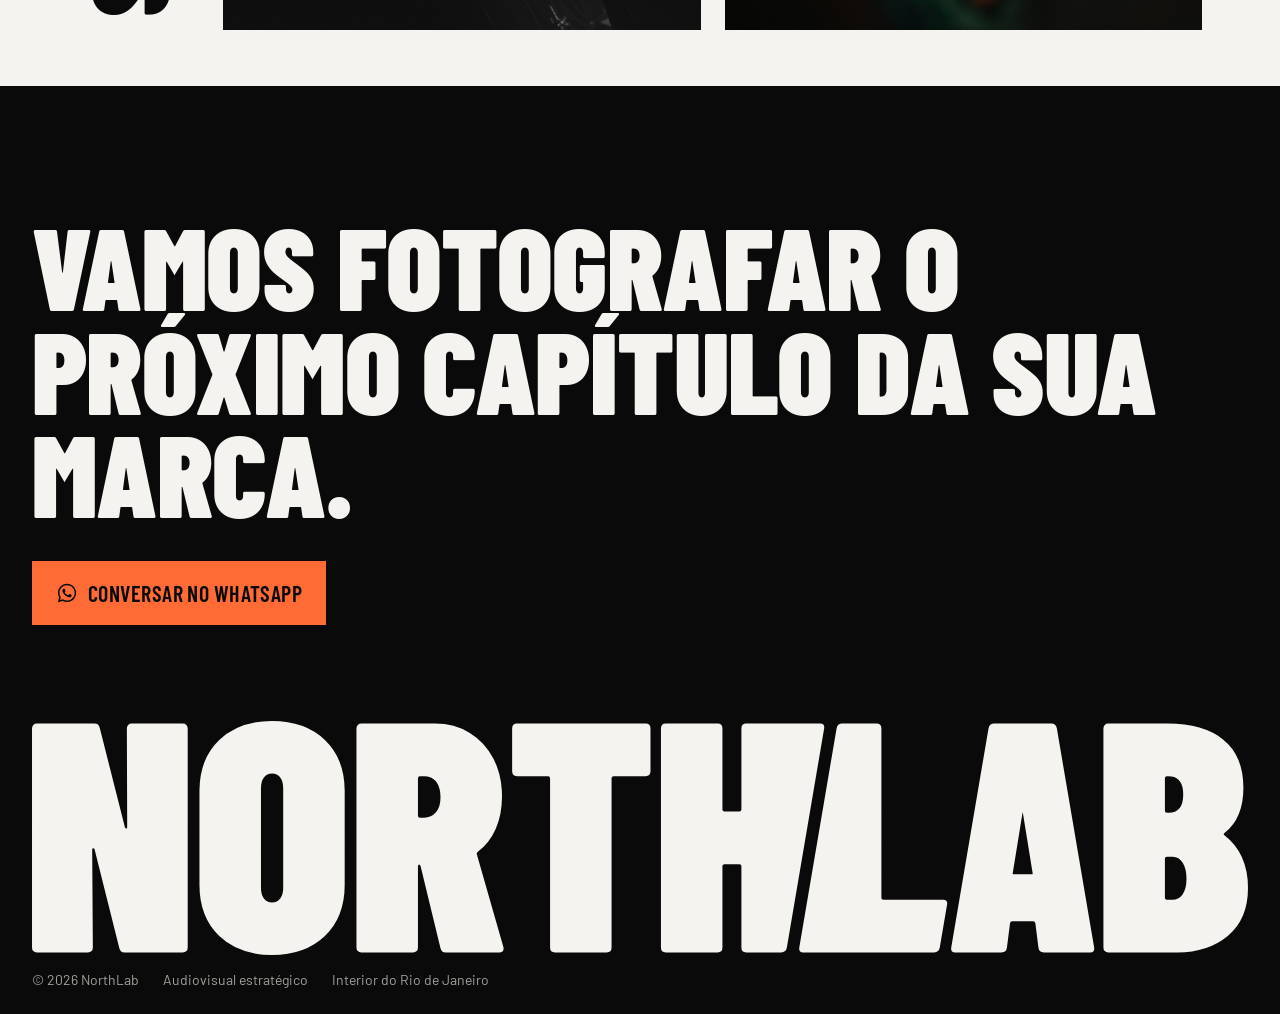
<file: fotografia.html>
<!doctype html>
<html lang="pt-BR">
<head>
  <meta charset="utf-8">
  <meta name="viewport" content="width=device-width, initial-scale=1, viewport-fit=cover">
  <title>Fotografia | NorthLab</title>
  <meta name="description" content="Fotografia da NorthLab: palco, bastidores e público. MC Pocah e Sorriso Maroto ao vivo.">
  <meta name="theme-color" content="#0A0A0A">
  <meta property="og:type" content="website">
  <meta property="og:locale" content="pt_BR">
  <meta property="og:site_name" content="NorthLab">
  <meta property="og:title" content="Fotografia | NorthLab">
  <meta property="og:description" content="Palco, bastidores e público. MC Pocah e Sorriso Maroto ao vivo.">
  <meta property="og:image" content="https://wevertonn473.github.io/northlab/assets/fotografia/pocah-confete.jpg">
  <meta property="og:url" content="https://wevertonn473.github.io/northlab/fotografia.html">
  <meta name="twitter:card" content="summary_large_image">
  <link rel="icon" href="assets/logo/nl-simbolo-laranja.svg" type="image/svg+xml">
  <link rel="icon" href="assets/favicon-32.png" type="image/png" sizes="32x32">
  <link rel="apple-touch-icon" href="assets/apple-touch-icon.png">
  <link rel="preconnect" href="https://fonts.googleapis.com">
  <link rel="preconnect" href="https://fonts.gstatic.com" crossorigin>
  <link rel="stylesheet" href="https://fonts.googleapis.com/css2?family=Barlow+Condensed:wght@600;900&family=Barlow:wght@400;500&display=swap">
  <link rel="stylesheet" href="css/v2.css?v=20261112f">
  <script>document.documentElement.classList.add('js');</script>
  <script src="js/v2.js?v=20261112f" defer></script>
</head>
<body>
  <svg width="0" height="0" class="defs" aria-hidden="true" focusable="false">
    <symbol id="i-wa" viewBox="0 0 24 24"><path fill="currentColor" d="M12.04 2C6.58 2 2.13 6.45 2.13 11.91c0 1.75.46 3.45 1.32 4.95L2.05 22l5.25-1.38a9.9 9.9 0 0 0 4.74 1.21c5.46 0 9.91-4.45 9.91-9.91S17.5 2 12.04 2Zm0 18.15a8.2 8.2 0 0 1-4.19-1.15l-.3-.18-3.12.82.83-3.04-.2-.31a8.2 8.2 0 0 1-1.26-4.38c0-4.54 3.7-8.24 8.25-8.24 4.54 0 8.24 3.7 8.24 8.24s-3.7 8.24-8.25 8.24Zm4.52-6.16c-.25-.13-1.47-.73-1.7-.81-.23-.08-.39-.13-.56.12-.17.25-.64.81-.78.97-.14.17-.29.19-.54.06-.25-.12-1.05-.39-2-1.23-.74-.66-1.24-1.47-1.38-1.72-.15-.25-.02-.38.11-.51.11-.11.25-.29.37-.43.13-.15.17-.25.25-.42.08-.17.04-.31-.02-.43-.06-.13-.56-1.34-.76-1.84-.2-.48-.41-.42-.56-.42h-.48c-.17 0-.43.06-.66.31-.23.25-.87.85-.87 2.07s.89 2.4 1.01 2.57c.13.17 1.75 2.67 4.24 3.74.59.26 1.05.41 1.41.52.59.19 1.13.16 1.56.1.48-.07 1.47-.6 1.67-1.18.21-.58.21-1.07.15-1.18-.06-.1-.23-.16-.48-.29Z"/></symbol>
    <symbol id="i-play" viewBox="0 0 12 12"><path fill="currentColor" d="M2 1l9 5-9 5z"/></symbol>
    <symbol id="i-x" viewBox="0 0 24 24"><path fill="none" stroke="currentColor" stroke-width="2" d="M5 5l14 14M19 5L5 19"/></symbol>
  </svg>
  <a class="pular" href="#pocah">Pular para as fotos</a>

  <header class="topo" id="topo">
    <a class="topo-marca" href="index.html" aria-label="NorthLab, voltar ao início"><img src="assets/logo/nl-simbolo-offwhite.svg" alt="" width="45" height="34"></a>
    <nav class="abas" aria-label="Seções do site"><a href="index.html">Filmes</a><a href="fotografia.html" aria-current="page">Fotografia</a></nav>
    <a class="whats" data-wa href="https://wa.me/5522999724863?text=Ol%C3%A1%2C%20NorthLab.%20Vi%20a%20fotografia%20no%20site%20e%20quero%20conversar%20sobre%20um%20projeto." target="_blank" rel="noopener"><svg aria-hidden="true"><use href="#i-wa"/></svg>Conversar no WhatsApp</a>
  </header>

  <main>
    <section class="foto-abertura">
      <img src="assets/fotografia/pocah-confete.jpg" alt="Show de MC Pocah visto do público: confete no ar, luz vermelha na lona e mãos erguidas em silhueta." width="2048" height="1365" fetchpriority="high">
      <h1>Fotografia</h1>
    </section>

    <section class="preto foto-pocah" id="pocah" aria-labelledby="t-pocah">
      <h2 id="t-pocah">MC Pocah</h2>
      <div class="foto-par">
        <figure><div class="foto corte" style="--i:0"><img src="assets/fotografia/pocah-bastidores.jpg" alt="MC Pocah sorrindo nos bastidores, de corpete branco, diante de um banner com o próprio rosto." width="1365" height="2048" loading="lazy"></div><figcaption>Bastidores</figcaption></figure>
        <figure><div class="foto corte" style="--i:1"><img src="assets/fotografia/pocah-palco.jpg" alt="MC Pocah canta no palco em preto e branco, com o nome dela em letras grandes no telão ao fundo." width="1365" height="2048" loading="lazy"></div><figcaption>Palco</figcaption></figure>
      </div>
    </section>

    <section class="claro foto-claro" aria-labelledby="t-pocah-2">
      <h2 class="vertical" id="t-pocah-2">Ao vivo</h2>
      <figure><div class="foto corte"><img src="assets/fotografia/pocah-contraluz.jpg" alt="MC Pocah vista de baixo, cantando com o cabelo em movimento contra a estrutura de luz, em preto e branco." width="1365" height="2048" loading="lazy"></div></figure>
    </section>

    <section class="foto-cena" aria-labelledby="t-sorriso">
      <img src="assets/fotografia/sorriso-canto.jpg" alt="Cantor do Sorriso Maroto no palco, de olhos fechados, com o microfone na boca e uma das mãos erguida, com dois músicos atrás." width="2048" height="1365" loading="lazy">
      <h2 id="t-sorriso"><img src="assets/clientes/sorriso-claro.svg" alt="Sorriso Maroto" width="960" height="422"></h2>
    </section>

    <section class="preto foto-sorriso">
      <div class="foto-par inverso">
        <figure><div class="foto corte" style="--i:0"><img src="assets/fotografia/sorriso-chute.jpg" alt="Cantor do Sorriso Maroto visto de baixo, com a perna erguida e o dedo apontado para cima, sob os refletores, em preto e branco." width="1365" height="2048" loading="lazy"></div></figure>
        <figure><div class="foto corte" style="--i:1"><img src="assets/fotografia/sorriso-riso.jpg" alt="Cantor do Sorriso Maroto rindo, apoiado na perna, com o microfone na mão e luzes azuis e laranja desfocadas ao fundo." width="1365" height="2048" loading="lazy"></div></figure>
      </div>
    </section>

    <section class="claro foto-claro foto-claro-2">
      <p class="vertical" aria-hidden="true">Sorriso Maroto</p>
      <div class="foto-dupla">
        <div class="foto corte" style="--i:0"><img src="assets/fotografia/sorriso-bracos.jpg" alt="Cantor do Sorriso Maroto de braços abertos e rosto erguido, entre feixes de luz, em preto e branco." width="1365" height="2048" loading="lazy"></div>
        <div class="foto corte" style="--i:1"><img src="assets/fotografia/sorriso-estrelas.jpg" alt="Cantor do Sorriso Maroto rindo no palco diante de um telão azul de estrelas, com a banda ao lado e o público desfocado em primeiro plano." width="1365" height="2048" loading="lazy"></div>
      </div>
    </section>

    <section class="preto chamada" id="contato" aria-labelledby="t-chamada">
      <h2 id="t-chamada">Vamos fotografar o próximo capítulo da sua marca.</h2>
      <a class="botao-final" data-wa href="https://wa.me/5522999724863?text=Ol%C3%A1%2C%20NorthLab.%20Vi%20a%20fotografia%20no%20site%20e%20quero%20conversar%20sobre%20um%20projeto." target="_blank" rel="noopener"><svg aria-hidden="true"><use href="#i-wa"/></svg>Conversar no WhatsApp</a>
    </section>
  </main>

  <footer class="rodape">
    <img src="assets/logo/northlab-wordmark-offwhite.svg" alt="NorthLab" width="1380" height="266" loading="lazy">
    <p><span>© 2026 NorthLab</span><span>Audiovisual estratégico</span><span>Interior do Rio de Janeiro</span></p>
  </footer>
</body>
</html>
</file>
<file: css/v2.css>
:root {
  --preto: #0A0A0A; --offwhite: #F5F3EF; --laranja: #FF6B35; --cinza: #A3A19C; --cinza-claro: #5A5853;
  --fio-escuro: rgba(10, 10, 10, .22);
  --margem: 16px; --vao: 6px; --barra: 56px;
  --seguro: env(safe-area-inset-bottom, 0px);
  --display: "Barlow Condensed", "Arial Narrow", "Helvetica Neue", Arial, sans-serif;
  --texto: "Barlow", "Helvetica Neue", Arial, sans-serif;
  --saida: cubic-bezier(.16, 1, .3, 1);
}
*, *::before, *::after { box-sizing: border-box; }
html { -webkit-text-size-adjust: 100%; background: var(--preto); scrollbar-color: #3B3A38 var(--preto); scroll-padding-top: 72px; }
html:has(dialog[open]) { overflow: hidden; }
body { margin: 0; background: var(--preto); color: var(--offwhite); font-family: var(--texto); font-size: 17px; line-height: 1.5; -webkit-font-smoothing: antialiased; overflow-x: clip; padding-bottom: calc(var(--barra) + var(--seguro)); }
img, video, svg { display: block; }
img, video { max-width: 100%; }
h1, h2, p, ul, dl, dd, figure, blockquote { margin: 0; padding: 0; }
ul { list-style: none; }
a { color: inherit; text-decoration: none; }
button { font: inherit; color: inherit; background: none; border: 0; padding: 0; cursor: pointer; }
::selection { background: var(--laranja); color: var(--preto); }
:focus-visible { outline: 3px solid var(--laranja); outline-offset: 2px; }
.claro :focus-visible { outline-color: var(--preto); }
.claro .jabson-filme:focus-visible { outline-color: var(--laranja); outline-offset: -3px; }
.defs { position: absolute; }
.oculto { position: absolute; width: 1px; height: 1px; overflow: hidden; clip-path: inset(50%); white-space: nowrap; }
.pular { position: fixed; top: 8px; left: 8px; z-index: 60; padding: 12px 16px; background: var(--offwhite); color: var(--preto); font-weight: 500; transform: translateY(-200%); }
.pular:focus { transform: none; }
.preto { background: var(--preto); color: var(--offwhite); }
.claro { background: var(--offwhite); color: var(--preto); }
h2, .contorno, .moldura, .aba, .faixa, figcaption, .assistir, .whats, .botao-final, .sala-titulo { font-family: var(--display); text-transform: uppercase; }
h2, .contorno, .faixa { font-weight: 900; line-height: .9; letter-spacing: -.005em; }

/* Topo */
.topo { position: fixed; inset: 0 0 auto; z-index: 40; display: flex; align-items: center; gap: 8px; height: 60px; padding: 0 var(--margem); transition: background-color .25s; }
.topo.solido { background: var(--preto); }
.topo-marca { margin-right: auto; display: flex; align-items: center; min-height: 44px; }
.topo-marca img { width: 42px; height: auto; }
.whats { position: fixed; inset: auto 0 0; height: calc(var(--barra) + var(--seguro)); padding-bottom: var(--seguro); display: flex; align-items: center; justify-content: center; gap: 10px; background: var(--laranja); color: var(--preto); font-weight: 600; font-size: 20px; letter-spacing: .02em; }
.whats svg, .botao-final svg { width: 22px; height: 22px; flex: none; }
.whats.oculta { visibility: hidden; }
.whats:focus-visible { outline-color: var(--preto); outline-offset: -5px; }

/* Abertura: o mesmo quadro, espelhado até virar padrão */
.abertura { position: relative; height: 88vh; height: 88svh; min-height: 520px; overflow: hidden; display: grid; place-items: center; }
.espelho { position: absolute; inset: 0; display: grid; grid-template-columns: repeat(2, 1fr); }
.espelho video { width: 100%; height: 100%; object-fit: cover; object-position: 50% 22%; }
.espelho video:nth-child(even) { transform: scaleX(-1); }
.espelho video:nth-child(n+3) { display: none; }
.espelho::after { content: ""; position: absolute; inset: 0; background: rgba(10, 10, 10, .52); }
.abertura-meio { position: relative; width: 100%; padding: 0 var(--margem); text-align: center; }
.abertura h1 img { width: min(100%, 1240px); height: auto; margin: 0 auto; }
.abertura p { max-width: 30ch; margin: 18px auto 0; font-size: 18px; line-height: 1.35; }

/* Nomes */
.nomes { padding: 56px var(--margem); }
/* Tamanhos por peso visual: quanto mais larga a logo, menor a altura. Tudo sai de --u para escalar junto. */
.moldura { --u: clamp(.74px, .54px + .05vw, 1.2px); position: relative; display: grid; grid-template-columns: repeat(6, 1fr); place-items: center; gap: calc(var(--u) * 34) 12px; padding: 40px 20px; font-weight: 900; font-size: calc(var(--u) * 29); line-height: 1; }
.moldura li { grid-column: span 3; }
.moldura li:nth-child(-n+3) { grid-column: span 2; }
.moldura img { display: block; width: auto; max-width: 100%; }
.moldura .nome { white-space: nowrap; }
.logo-farao img { height: calc(var(--u) * 86); }
.logo-herdy img { height: calc(var(--u) * 92); }
.logo-sorriso img { height: calc(var(--u) * 58); }
.logo-thalles img { height: calc(var(--u) * 42); }
.logo-pocah img { height: calc(var(--u) * 33); }
.moldura::before, .moldura::after { content: ""; position: absolute; width: 46%; height: 62%; border: 1px solid var(--offwhite); pointer-events: none; }
.moldura::before { top: 0; left: 0; border-right: 0; border-bottom: 0; }
.moldura::after { right: 0; bottom: 0; border-left: 0; border-top: 0; }

/* Abas */
.abas { display: flex; gap: 16px; margin-right: 4px; font-family: var(--display); font-weight: 600; font-size: 19px; letter-spacing: .03em; text-transform: uppercase; }
.abas a { display: flex; align-items: center; min-height: 44px; text-shadow: 0 1px 8px rgba(0, 0, 0, .55); }
.abas a:hover { color: var(--laranja); }
.abas a[aria-current] { background: linear-gradient(var(--laranja), var(--laranja)) 0 calc(100% - 8px) / 100% 2px no-repeat; }

/* Fotografia */
.foto-abertura { position: relative; height: 88vh; height: 88svh; min-height: 520px; overflow: hidden; }
.foto-abertura img { width: 100%; height: 100%; object-fit: cover; object-position: 46% 50%; }
.foto-abertura h1 { position: absolute; left: var(--margem); right: var(--margem); bottom: 18px; font-family: var(--display); font-weight: 900; font-size: 19.5vw; line-height: .85; text-transform: uppercase; text-align: center; }
.foto { overflow: hidden; background: #1C1B19; }
.foto img { width: 100%; height: auto; }
.foto-pocah { padding: 56px var(--margem) 64px; }
.foto-pocah h2 { font-size: 25vw; text-align: center; white-space: nowrap; }
.foto-par { display: grid; gap: 28px; margin-top: 24px; }
.foto-pocah figcaption, .foto-claro figcaption { margin-top: 8px; font-weight: 600; font-size: 17px; letter-spacing: .03em; color: var(--cinza); }
.foto-claro { display: grid; grid-template-columns: auto 1fr; align-items: center; gap: 12px; padding: 40px var(--margem) 56px; }
.foto-claro .vertical { font-size: 21vw; }
.foto-cena { position: relative; height: 78vh; height: 78svh; min-height: 460px; overflow: hidden; }
.foto-cena img { width: 100%; height: 100%; object-fit: cover; object-position: 52% 40%; }
.foto-cena::after { content: ""; position: absolute; inset: 45% 0 0; background: linear-gradient(transparent, rgba(10, 10, 10, .7)); }
.foto-cena h2 { position: absolute; z-index: 1; left: var(--margem); right: var(--margem); bottom: 18px; font-size: 25vw; line-height: .85; text-align: center; }
.foto-cena h2 img { display: block; width: min(64vw, 420px); height: auto; margin: 0 auto; }
.foto-sorriso { padding: 12px var(--margem) 64px; }
.foto-sorriso .foto-par { margin-top: 0; }
.foto-claro-2 .vertical { font-family: var(--display); font-weight: 900; line-height: .9; text-transform: uppercase; font-size: 21vw; }
.foto-dupla { display: grid; gap: var(--vao); }

/* Quadros */
.quadro { position: relative; display: block; overflow: hidden; aspect-ratio: 9 / 16; background: #1C1B19; }
.quadro img, .quadro video { width: 100%; height: 100%; object-fit: cover; }
.assistir { position: absolute; left: 12px; bottom: 10px; display: flex; align-items: center; gap: 7px; font-weight: 600; font-size: 17px; letter-spacing: .03em; color: var(--offwhite); text-shadow: 0 1px 8px rgba(0, 0, 0, .55); transition: color .15s; }
.assistir svg { width: 10px; height: 10px; }
a:hover > .assistir { color: var(--laranja); }
.com-corte .corte { clip-path: polygon(-20% 0, -20% 0, -40% 100%, -40% 100%); }
.com-corte .corte.visto { clip-path: polygon(-20% 0, 140% 0, 120% 100%, -40% 100%); transition: clip-path 1s var(--saida); transition-delay: calc(var(--i, 0) * 90ms); }

/* Trio */
.trio { display: flex; gap: 12px; overflow-x: auto; scroll-snap-type: x mandatory; padding: 0 var(--margem) 64px; scrollbar-width: none; }
.trio figure { flex: 0 0 74vw; scroll-snap-align: center; }
figcaption { margin-top: 12px; font-weight: 600; font-size: 17px; letter-spacing: .04em; text-align: center; }

/* Aftermovie */
.cena { position: relative; display: block; }
.cena img { width: 100%; height: auto; aspect-ratio: 16 / 9; object-fit: cover; }
.cena h2 { position: absolute; left: var(--margem); bottom: 38px; font-size: 17vw; }
.cena .assistir { left: var(--margem); }
.quadros-3, .quadros-jesus { display: grid; grid-template-columns: repeat(3, 1fr); gap: var(--vao); padding: var(--vao) var(--margem) 64px; }
.quadros-3 img, .quadros-jesus img { width: 100%; height: auto; aspect-ratio: 3 / 4; object-fit: cover; }
.ampliar { display: block; overflow: hidden; cursor: zoom-in; }
.ampliar img, .ampliar video { transition: transform .6s var(--saida); }
@media (hover: hover) { .ampliar:hover img, .ampliar:hover video { transform: scale(1.03); } }

/* Faraó */
.farao { position: relative; display: grid; grid-template-columns: auto 1fr; align-items: center; gap: 12px; padding: 40px var(--margem) 56px; }
.vertical { writing-mode: vertical-rl; transform: rotate(180deg); font-size: 15vw; white-space: nowrap; }
.quadros-farao { display: grid; grid-template-columns: repeat(2, 1fr); gap: var(--vao); }
.quadros-farao .quadro:nth-child(3) { display: none; }
.aba { position: absolute; right: 0; bottom: 0; padding: 7px var(--margem) 7px 38px; background: var(--preto); color: var(--offwhite); font-weight: 900; font-size: 26px; line-height: 1; clip-path: polygon(22px 0, 100% 0, 100% 100%, 0 100%); }

/* Herdy */
.herdy { padding: 44px 0 64px; overflow: hidden; }
.contorno, .cheio { font-size: 12.3vw; white-space: nowrap; text-align: center; }
.contorno { color: transparent; -webkit-text-stroke: 1px var(--offwhite); }
.trio-herdy { display: grid; grid-template-columns: repeat(2, calc((100% - var(--vao) * 2) / 3)); justify-content: center; gap: var(--vao); padding: 14px var(--margem); }
.fala { padding: 32px var(--margem) 0; max-width: 62ch; margin: 0 auto; }
.fala blockquote { font-size: 20px; line-height: 1.4; }
.fala figcaption { text-align: left; margin-top: 14px; }

/* Jabson */
.jabson { display: grid; }
.jabson-texto { padding: 56px var(--margem) 24px; }
.jabson h2 { font-size: 26vw; }
.jabson p { margin-top: 12px; }
.jabson-filme { position: relative; display: block; }
.jabson-filme img { width: 100%; height: auto; aspect-ratio: 16 / 9; object-fit: cover; }

/* Faixa */
.jesus { padding-top: 56px; }
.faixa { overflow: hidden; font-size: 21vw; padding: 6px 0 10px; }
.faixa-trilho { display: flex; width: max-content; animation: correr 46s linear infinite; }
.faixa-trilho > div { display: flex; align-items: center; flex: none; }
.faixa span { white-space: nowrap; }
.faixa i { flex: none; width: .3em; height: .78em; margin: 0 .24em; background: var(--laranja); clip-path: polygon(62% 0, 100% 0, 38% 100%, 0 100%); }
@keyframes correr { to { transform: translateX(-50%); } }
.parado .faixa-trilho { animation-play-state: paused; }
.quadros-jesus { padding-bottom: 28px; }
.cor-frames video { width: 100%; height: 100%; object-fit: cover; }
.cor-extra { display: grid; gap: 28px; padding: 0 var(--margem) 64px; }
.compara { --p: 50%; position: relative; aspect-ratio: 16 / 9; overflow: hidden; background: #1C1B19; cursor: ew-resize; touch-action: pan-y; user-select: none; -webkit-user-select: none; }
.compara img { position: absolute; inset: 0; width: 100%; height: 100%; object-fit: cover; pointer-events: none; }
.compara .c-antes { clip-path: inset(0 calc(100% - var(--p)) 0 0); }
.compara input { position: absolute; inset: 0; width: 100%; height: 100%; margin: 0; opacity: 0; pointer-events: none; }
.compara:has(input:focus-visible) { outline: 3px solid var(--laranja); outline-offset: 2px; }
.c-linha { position: absolute; top: 0; bottom: 0; left: var(--p); width: 2px; margin-left: -1px; background: var(--laranja); pointer-events: none; }
.c-alca { position: absolute; top: 50%; left: var(--p); width: 44px; height: 44px; transform: translate(-50%, -50%); display: flex; align-items: center; justify-content: center; background: var(--laranja); color: var(--preto); pointer-events: none; }
.c-alca svg { width: 22px; height: 12px; fill: currentColor; }
.c-rotulo { position: absolute; bottom: 10px; font-family: var(--display); font-weight: 600; font-size: 17px; letter-spacing: .04em; text-transform: uppercase; color: var(--offwhite); text-shadow: 0 0 10px rgba(10, 10, 10, .7); pointer-events: none; }
.c-rotulo.esq { left: 12px; }
.c-rotulo.dir { right: 12px; }

/* Entregas */
.entregas { padding: 64px var(--margem); }
.entregas h2 { font-size: 19vw; }
.entregas dl { margin-top: 40px; border-top: 1px solid var(--fio-escuro); }
.entregas dl div { display: flex; justify-content: space-between; align-items: baseline; gap: 16px; padding: 14px 0; border-bottom: 1px solid var(--fio-escuro); }
.entregas dd { font-family: var(--display); font-weight: 900; text-transform: uppercase; font-size: 26px; line-height: 1; text-align: right; }
.entregas .fala { padding: 40px 0 0; margin: 0; }
.nota { margin-top: 24px; font-size: 15px; color: var(--cinza-claro); }

/* Chamada */
.chamada { padding: 88px var(--margem) 72px; }
.chamada h2 { font-size: 19vw; }
.botao-final { display: inline-flex; align-items: center; justify-content: center; gap: 10px; min-height: 56px; padding: 0 24px; background: var(--laranja); color: var(--preto); font-weight: 600; font-size: 20px; letter-spacing: .02em; transition: background-color .15s; }
.botao-final:hover { background: var(--offwhite); }
.chamada .botao-final { width: 100%; margin-top: 36px; font-size: 22px; min-height: 64px; }

/* Rodapé */
.rodape { padding: 0 var(--margem) 24px; }
.rodape img { width: 100%; height: auto; }
.rodape p { display: flex; flex-wrap: wrap; gap: 4px 24px; margin-top: 14px; font-size: 14px; color: var(--cinza); }

/* Sala */
.sala {
  width: 100vw; height: 100vh; height: 100dvh;
  max-width: none; max-height: none;
  margin: 0; padding: 0; border: 0;
  background: var(--preto); color: var(--offwhite);
}
.sala[open] { display: grid; grid-template-rows: auto minmax(0, 1fr) auto; }
.sala::backdrop { background: var(--preto); }
.sala-topo {
  display: flex; align-items: center; justify-content: space-between; gap: 16px;
  min-height: 60px; padding: 8px var(--margem);
}
.sala-titulo { font-size: 24px; line-height: 1; margin: 0; min-width: 0; }
.sala-fechar {
  display: inline-flex; align-items: center; gap: 8px; flex: none;
  min-height: 44px; padding: 0 4px 0 8px;
  font-family: var(--display); font-weight: 600; font-size: 20px; letter-spacing: .02em; text-transform: uppercase;
}
.sala-fechar svg { width: 22px; height: 22px; }
.sala-fechar:hover { color: var(--laranja); }
.sala-meio { min-height: 0; display: flex; align-items: center; justify-content: center; }
.palco {
  position: relative; background: #151413;
  width: min(100%, calc((100dvh - 140px) * 16 / 9));
  aspect-ratio: 16 / 9;
  max-height: 100%;
}
.palco-retrato { width: min(100%, calc((100dvh - 140px) * 9 / 16)); aspect-ratio: 9 / 16; }
.palco::before {
  content: "Carregando o filme"; position: absolute; inset: 0;
  display: flex; align-items: center; justify-content: center;
  font-size: 15px; color: var(--cinza);
}
.palco:has(.palco-erro)::before { content: none; }
.palco iframe, .palco video { position: relative; display: block; width: 100%; height: 100%; max-width: none; border: 0; background: transparent; }
.palco img { position: relative; display: block; width: 100%; height: 100%; object-fit: contain; }
.palco-erro { position: absolute; inset: 0; display: flex; align-items: center; justify-content: center; padding: 24px; text-align: center; }
.sala-base {
  display: flex; align-items: center; justify-content: flex-end; gap: 16px;
  padding: 10px var(--margem) calc(10px + var(--seguro));
}
.sala-base { flex-wrap: wrap; }
.sala-externo {
  flex: none; min-height: 44px; display: inline-flex; align-items: center;
  font-size: 14px; text-decoration: underline; text-underline-offset: 4px;
}
.sala-externo[hidden] { display: none; }
.sala-externo:hover { color: var(--laranja); }
.sala-titulo { font-weight: 900; }
.sala-base .botao-final { flex: 1 1 auto; padding: 0 12px; font-size: 18px; white-space: nowrap; }

/* Celular: o color segue o card do Aftermovie, imagem de ponta a ponta com o título em cima e três miniaturas embaixo. */
@media (max-width: 899px) {
  html { scroll-padding-bottom: calc(var(--barra) + var(--seguro) + 8px); }
  .compara { margin: 0 calc(var(--margem) * -1); }
  .c-rotulo.esq { left: var(--margem); }
  .c-rotulo.dir { right: var(--margem); }
  .cor-verao { position: relative; }
  .cor-frames { display: grid; grid-template-columns: repeat(3, 1fr); gap: var(--vao); }
  .cor-frames > a { aspect-ratio: 3 / 4; }
  .cor-frames > :first-child { grid-column: 1 / -1; width: calc(100% + var(--margem) * 2); max-width: none; margin-left: calc(var(--margem) * -1); aspect-ratio: 16 / 9; }
}

@media (min-width: 900px) {
  :root { --margem: 32px; --vao: 10px; }
  body { padding-bottom: 0; }
  .topo { height: 72px; }
  .abas { gap: 24px; margin-right: 12px; font-size: 21px; }
  .foto-abertura { height: 100svh; }
  .foto-abertura h1 { bottom: 24px; }
  .foto-pocah { padding: 88px var(--margem) 104px; }
  .foto-par { grid-template-columns: 7fr 5fr; gap: 24px; align-items: start; margin-top: 40px; }
  .foto-par figure:nth-child(2) { margin-top: 22vw; }
  .foto-claro { grid-template-columns: auto minmax(0, 620px); justify-content: center; gap: 48px; padding: 88px var(--margem) 104px; }
  .foto-claro .vertical { font-size: 13vw; }
  .foto-cena { height: 100svh; }
  .foto-cena h2 { bottom: 24px; font-size: 14.4vw; }
  .foto-sorriso { padding: 24px var(--margem) 104px; }
  .foto-par.inverso { grid-template-columns: 5fr 7fr; }
  .foto-par.inverso figure:nth-child(1) { margin-top: 22vw; }
  .foto-par.inverso figure:nth-child(2) { margin-top: 0; }
  .foto-claro-2 { grid-template-columns: auto minmax(0, 1060px); }
  .foto-claro-2 .vertical { font-size: 10vw; }
  .foto-dupla { grid-template-columns: repeat(2, 1fr); gap: 24px; }
  .whats, .whats.oculta { position: static; visibility: visible; height: 48px; padding: 0 18px; }
  .whats:hover { background: var(--offwhite); }
  .espelho { grid-template-columns: repeat(4, 1fr); }
  .espelho video:nth-child(n+3) { display: block; }
  .abertura p { max-width: none; font-size: 22px; }
  .moldura { grid-template-columns: repeat(12, 1fr); padding: 64px 48px; gap: calc(var(--u) * 44) 24px; }
  .moldura li, .moldura li:nth-child(-n+3) { grid-column: span 3; }
  .moldura li:nth-child(n+5) { grid-column: span 4; }
  .nomes { padding: 72px var(--margem); }
  .trio { display: grid; grid-template-columns: repeat(3, 1fr); gap: 24px; overflow: visible; padding-bottom: 96px; }
  .trio figure { flex: none; }
  .cena h2 { font-size: 15vw; bottom: 48px; }
  .quadros-3 { padding-bottom: 96px; }
  .farao { grid-template-columns: auto 1fr; gap: 28px; padding: 64px var(--margem) 88px; }
  .vertical { font-size: 11vw; }
  .quadros-farao { grid-template-columns: repeat(3, 1fr); }
  .quadros-farao .quadro:nth-child(3) { display: block; }
  .aba { font-size: 40px; padding: 10px var(--margem) 10px 56px; clip-path: polygon(34px 0, 100% 0, 100% 100%, 0 100%); }
  .herdy { padding: 72px 0 96px; }
  .trio-herdy { padding: 20px calc(var(--margem) + 8vw); }
  .fala blockquote { font-size: 26px; }
  .jabson { grid-template-columns: 5fr 7fr; align-items: stretch; }
  .jabson-texto { padding: 72px var(--margem); display: flex; flex-direction: column; justify-content: flex-end; }
  .jabson h2 { font-size: 13vw; }
  .jabson-filme img { height: 100%; }
  .faixa { font-size: 13vw; }
  .jesus { padding-top: 80px; }
  .quadros-jesus { padding: 20px var(--margem) 32px; }
  .cor-extra { grid-template-columns: minmax(0, 5fr) minmax(0, 7fr); gap: 24px; align-items: start; max-width: 1180px; margin: 0 auto; padding: 0 var(--margem) 96px; }
  .cor-frames { display: grid; grid-template-columns: repeat(2, minmax(0, 1fr)); grid-template-rows: repeat(2, minmax(0, 1fr)); gap: var(--vao); aspect-ratio: 112 / 45; }
  .cor-frames > a { min-height: 0; }
  .quadros-jesus img { width: 100%; aspect-ratio: 1 / 1; }
  .entregas { display: grid; grid-template-columns: 7fr 5fr; column-gap: 48px; padding: 96px var(--margem); }
  .entregas h2 { font-size: 10.4vw; grid-row: span 2; }
  .entregas dl { margin-top: 0; align-self: start; }
  .entregas dd { font-size: 34px; }
  .entregas .fala { grid-column: 1 / -1; padding-top: 64px; }
  .nota { grid-column: 1 / -1; }
  .chamada { padding: 128px var(--margem) 96px; }
  .chamada h2 { font-size: 11vw; max-width: 12em; }
  .chamada .botao-final { width: auto; }
  .sala-base .botao-final { flex: none; padding: 0 20px; font-size: 20px; }
}
/* A faixa corre sempre, como os loops (pedido do cliente); só a economia de dados para. */
@media (prefers-reduced-motion: reduce) {
  html { scroll-behavior: auto; }
}

/* "Assistir" precisa ler sobre qualquer quadro, inclusive os claros. */
.quadro::after, .jabson-filme::after, .cena::after { content: ""; position: absolute; inset: auto 0 0; height: 72px; background: linear-gradient(to top, rgba(10, 10, 10, .62), rgba(10, 10, 10, 0)); pointer-events: none; }
.assistir { z-index: 1; }

/* Computador: tudo cresce pela largura E pela altura da tela, para cada bloco caber inteiro.
   --vw é "1% da tela útil": nunca maior que 1,6% da altura. Em monitor largo o conteúdo vira uma coluna central. */
@media (min-width: 900px) {
  :root {
    --vw: min(1vw, 1.6vh);
    --tela: calc(var(--vw) * 100);
    --margem: max(32px, calc((100vw - var(--tela)) / 2 + 32px));
    --altura: calc(100vh - 72px);
  }
  .moldura { --u: clamp(.74px, .54px + .05 * var(--vw), 1.2px); }

  /* Títulos que antes seguiam só a largura */
  .cena h2 { font-size: calc(var(--vw) * 12); bottom: 40px; }
  .vertical { font-size: min(calc(var(--vw) * 11), calc((var(--altura) - 152px) / 5.4)); }
  .contorno, .cheio { font-size: calc(var(--vw) * 8.4); }
  .jabson h2 { font-size: calc(var(--vw) * 10); }
  .faixa { font-size: calc(var(--vw) * 7.5); }
  .entregas h2 { font-size: calc(var(--vw) * 8.4); }
  .chamada h2 { font-size: calc(var(--vw) * 9); }

  /* Destaques: os três quadros em pé cabem na altura */
  .trio { grid-template-columns: repeat(3, minmax(0, calc((var(--altura) - 140px) * 9 / 16))); justify-content: center; }

  /* Aftermovie: imagem + três quadros ocupam exatamente uma tela */
  .palco-show { display: grid; grid-template-rows: minmax(0, 1fr) auto; height: var(--altura); min-height: 560px; margin-bottom: 96px; }
  .cena { min-height: 0; }
  .cena img { height: 100%; aspect-ratio: auto; }
  .quadros-3 { padding-top: var(--vao); padding-bottom: 0; }
  .quadros-3 img { aspect-ratio: 16 / 9; }

  /* Faraó: quadros limitados pela altura */
  .quadros-farao { grid-template-columns: repeat(3, minmax(0, calc((var(--altura) - 152px) * 9 / 16))); justify-content: start; }

  /* Herdy: título vazado + dois quadros + título cheio cabem numa tela */
  .herdy { padding: 48px 0 96px; }
  .herdy .fala { padding: 32px 32px 0; }
  .trio-herdy { grid-template-columns: repeat(2, minmax(0, calc((var(--altura) - 48px - var(--vw) * 15.2 - 40px) * 9 / 16))); padding: 20px var(--margem); }

  /* Color grading: as três do Jesus in Concert do mesmo porte que o antes e depois e o Luz de verão */
  .jesus { padding-top: 48px; }
  .quadros-jesus { padding: 16px var(--margem) 24px; }
  .quadros-jesus img { aspect-ratio: 2 / 1; }
  .cor-extra { max-width: none; margin: 0; padding: 0 var(--margem) 96px; }

  /* Fotografia: mesma régua do Filmes; cada bloco (título + fotos + legendas) cabe numa tela */
  .foto-abertura { height: 88vh; height: 88svh; }
  .foto-abertura h1 { font-size: calc(var(--vw) * 19.5); }
  .foto-cena { height: var(--altura); min-height: 520px; }
  .foto-pocah { --foto-h: calc(var(--altura) - 56px - 24px - 40px - 56px - var(--vw) * 10.8); padding: 56px var(--margem); }
  .foto-pocah h2 { font-size: calc(var(--vw) * 12); }
  .foto-pocah .foto-par { margin-top: 24px; }
  .foto-sorriso { --foto-h: calc(var(--altura) - 56px - 40px - 56px); padding: 56px var(--margem); }
  .foto-par { max-width: calc(var(--foto-h) * 2 / 3 * 12 / 7 + 24px); margin-left: auto; margin-right: auto; }
  .foto-par figure:nth-child(2), .foto-par.inverso figure:nth-child(1) { margin-top: calc(var(--foto-h) * 2 / 7); }
  .foto-par.inverso figure:nth-child(2) { margin-top: 0; }
  .foto-claro { padding: 56px var(--margem); grid-template-columns: auto minmax(0, calc((var(--altura) - 112px) * 2 / 3)); }
  .foto-claro .vertical { font-size: min(calc(var(--vw) * 13), calc((var(--altura) - 112px) / 3.4)); }
  .foto-claro-2 { grid-template-columns: auto minmax(0, calc((var(--altura) - 112px) * 4 / 3 + 24px)); }
  .foto-claro-2 .vertical { font-size: min(calc(var(--vw) * 10), calc((var(--altura) - 112px) / 6.6)); }
}
</file>
